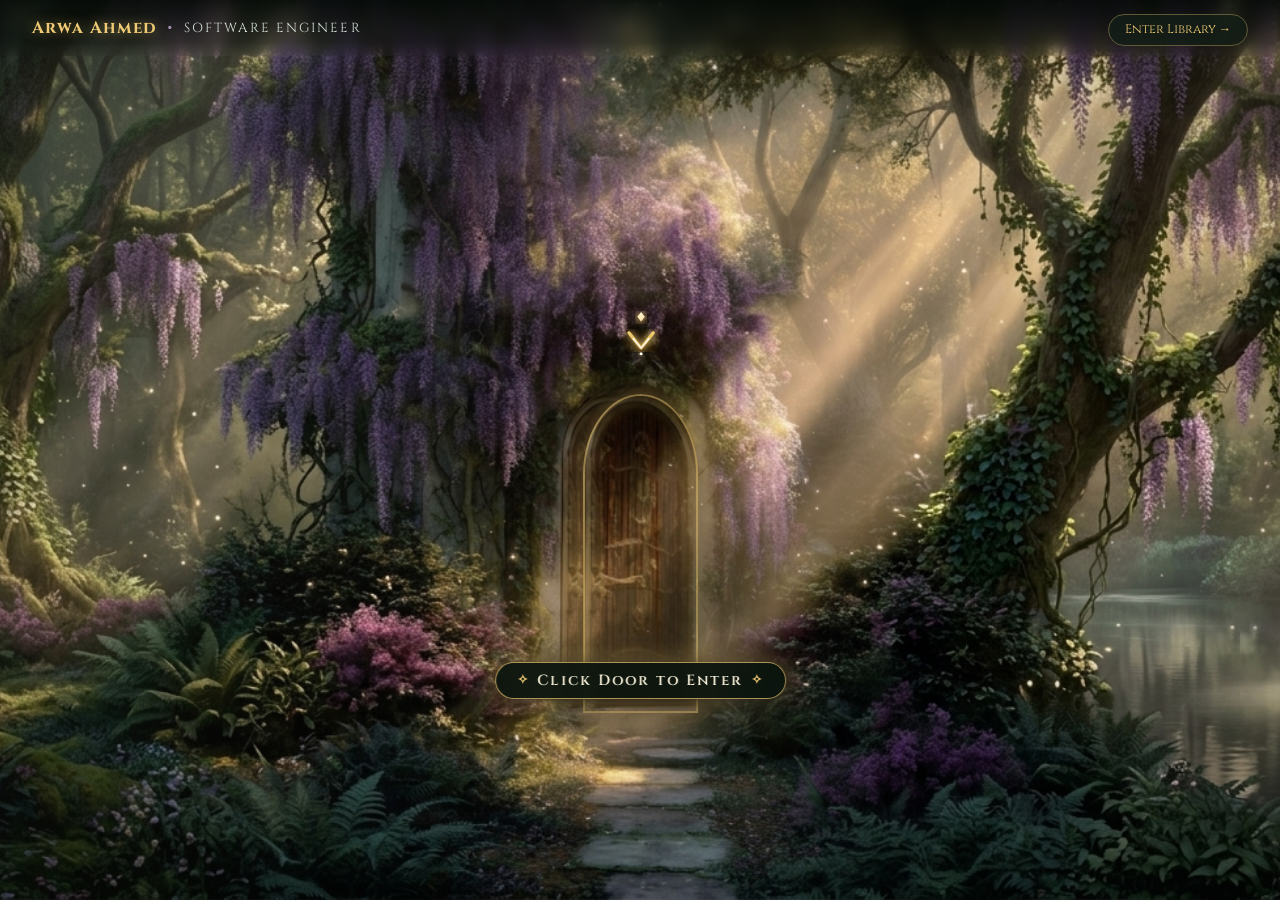
<file: output/index.html>
<!DOCTYPE html>
<html lang="en">
<head>
  <meta charset="UTF-8" />
  <meta name="viewport" content="width=device-width, initial-scale=1.0" />
  <title>Arwa Ahmed — Fantasy Forest Portfolio</title>
  <meta name="description" content="Interactive Fantasy Forest Portfolio of Arwa Ahmed, Software Engineer." />
  <link rel="stylesheet" href="static/css/door.css" />
  <link rel="preconnect" href="https://fonts.googleapis.com" />
  <link rel="preconnect" href="https://fonts.gstatic.com" crossorigin />
  <link href="https://fonts.googleapis.com/css2?family=Cinzel:wght@400;600;700&family=Lato:wght@300;400;700&display=swap" rel="stylesheet" />
</head>
<body>

  <!-- Skip link for keyboard / screen-reader accessibility -->
  <a href="library.html" class="skip-link">Skip intro — enter the library</a>

  <!-- Top bar: Elegant Brand Header -->
  <header class="top-nav" aria-label="Scene navigation">
    <div class="brand">
      <span class="brand-name">Arwa Ahmed</span>
      <span class="brand-dot">•</span>
      <span class="brand-title">Software Engineer</span>
    </div>
    <div class="top-nav-right">
      <a href="library.html" class="nav-explore-btn">Enter Library &#8594;</a>
    </div>
  </header>

  <!-- Main Scene Panorama (Fills 100vw x 100vh with no dark bars) -->
  <div class="scene" id="scene" aria-label="Fantasy forest entrance door">

    <!-- High-Resolution Enchanted Forest Panorama (Swan lake, Wisteria door, Sunlit staircase) -->
    <div class="scene-artwork" id="sceneArtwork" aria-hidden="true"></div>

    <!-- Living Animated Swan on the Enchanted Lake -->
    <div class="swan-lake-unit" id="swanLakeUnit" aria-hidden="true">
      <div class="swan-anchor">
        <!-- Small localized water ripples (confined to water surface) -->
        <div class="swan-water-ripples">
          <div class="swan-micro-ripple r1"></div>
          <div class="swan-micro-ripple r2"></div>
        </div>
        <div class="swan-drifter">
          <div class="swan-sprite"></div>
        </div>
      </div>
    </div>

    <!-- Atmospheric god-rays & magical twilight haze -->
    <div class="sunbeam-overlay" aria-hidden="true"></div>

    <!-- 3D Interactive Door Unit (Positioned right over the arched door) -->
    <div class="door-unit" id="doorUnit" aria-hidden="true">
      <!-- Golden Interior Light (Illuminates when door swings open) -->
      <div class="door-interior" id="doorInterior">
        <div class="interior-warmth"></div>
        <div class="interior-rays"></div>
      </div>

      <!-- 3D Door Leaf (Swings open inward) -->
      <div class="door-leaf" id="doorLeaf">
        <div class="leaf-front" id="leafFront"></div>
        <div class="leaf-edge"></div>
      </div>
    </div>

    <!-- Interactive Click/Focus Enter Button overlaying the door -->
    <button
      class="door-enter-trigger"
      id="enterBtn"
      aria-label="Open portfolio door — enter the fantasy library"
      tabindex="0"
    >
      <span class="rune-pulse" aria-hidden="true"></span>

      <!-- Visually Appealing Floating Fantasy Arrow (No circle) -->
      <div class="door-pointer-guide" aria-hidden="true">
        <svg class="fantasy-arrow-svg" width="34" height="46" viewBox="0 0 34 46" fill="none" xmlns="http://www.w3.org/2000/svg">
          <defs>
            <linearGradient id="fantasyGoldGrad" x1="17" y1="0" x2="17" y2="46" gradientUnits="userSpaceOnUse">
              <stop offset="0%" stop-color="#fff8db" />
              <stop offset="40%" stop-color="#f5d378" />
              <stop offset="100%" stop-color="#c6922e" />
            </linearGradient>
            <filter id="goldGlow" x="-25%" y="-25%" width="150%" height="150%">
              <feDropShadow dx="0" dy="0" stdDeviation="3" flood-color="#f5d378" flood-opacity="0.9" />
              <feDropShadow dx="0" dy="2" stdDeviation="5" flood-color="#ffb703" flood-opacity="0.5" />
            </filter>
          </defs>
          <!-- Elegant Top Diamond Accent -->
          <polygon points="17,1 20.5,5.5 17,10 13.5,5.5" fill="url(#fantasyGoldGrad)" filter="url(#goldGlow)" />
          <!-- Sleek Center Shaft -->
          <path d="M17 9.5 V30" stroke="url(#fantasyGoldGrad)" stroke-width="2.8" stroke-linecap="round" filter="url(#goldGlow)" />
          <!-- Graceful Flared Arrowhead -->
          <path d="M5.5 21 L17 35.5 L28.5 21" stroke="url(#fantasyGoldGrad)" stroke-width="3.2" stroke-linecap="round" stroke-linejoin="round" filter="url(#goldGlow)" />
          <!-- Inner Secondary Shimmer Chevron -->
          <path d="M9.5 26.5 L17 35.5 L24.5 26.5" stroke="#ffffff" stroke-width="1.6" stroke-linecap="round" stroke-linejoin="round" opacity="0.85" />
          <!-- Trailing Starlight Dot -->
          <circle cx="17" cy="41" r="1.5" fill="#fff9e6" filter="url(#goldGlow)" />
        </svg>
      </div>

      <span class="enter-prompt" aria-hidden="true">
        <span class="prompt-icon">✧</span>
        <span class="prompt-text">Click Door to Enter</span>
        <span class="prompt-icon">✧</span>
      </span>
    </button>

    <!-- Ambient Floating Fireflies & Wisteria Petals -->
    <div class="particles" aria-hidden="true" id="particles"></div>

    <!-- Full-screen warm light flood on door open -->
    <div class="light-flood" id="lightFlood" aria-hidden="true"></div>

  </div><!-- /.scene -->

  <script src="static/js/door.js"></script>
</body>
</html>
</file>
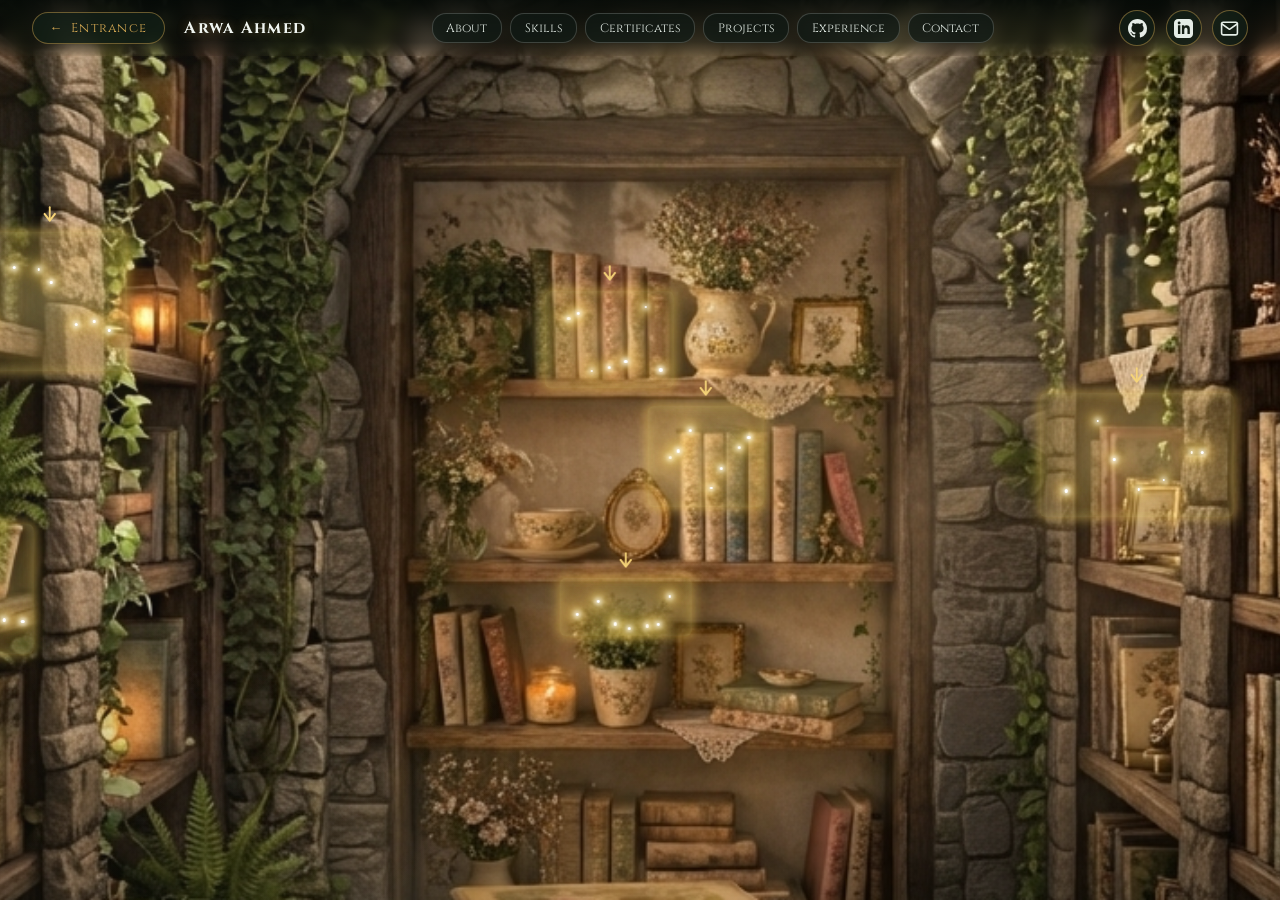
<file: output/library.html>
<!DOCTYPE html>
<html lang="en">
<head>
  <meta charset="UTF-8" />
  <meta name="viewport" content="width=device-width, initial-scale=1.0" />
  <title>Arwa Ahmed — Fantasy Library</title>
  <meta name="description" content="Explore the fantasy library portfolio of Arwa Ahmed, Software Engineer." />
  <link rel="stylesheet" href="static/css/library.css" />
  <link rel="preconnect" href="https://fonts.googleapis.com" />
  <link rel="preconnect" href="https://fonts.gstatic.com" crossorigin />
  <link href="https://fonts.googleapis.com/css2?family=Cinzel:wght@400;600;700&family=Lato:ital,wght@0,300;0,400;0,700;1,300&family=IM+Fell+English:ital@0;1&display=swap" rel="stylesheet" />
</head>
<body class="library-page">

  <!-- Skip link for keyboard users -->
  <a href="#mainLibrary" class="skip-link">Skip to main library content</a>

  <!-- Top Navigation & Quick Access Toolbar -->
  <header class="lib-header" aria-label="Library Navigation">
    <div class="lib-header-left">
      <a href="index.html" class="nav-btn back-btn" aria-label="Return to entrance door">
        <span class="back-arrow">&#8592;</span> Entrance
      </a>
      <span class="lib-owner-title">Arwa Ahmed</span>
    </div>

    <!-- Center Navigation Menu (Matching requested portfolio sections) -->
    <nav class="quick-nav" aria-label="Primary sections">
      <button class="quick-btn" data-target="about">About</button>
      <button class="quick-btn" data-target="skills">Skills</button>
      <button class="quick-btn" data-target="certs">Certificates</button>
      <button class="quick-btn" data-target="cs50p">Projects</button>
      <button class="quick-btn" data-target="experience">Experience</button>
      <button class="quick-btn" data-target="contact">Contact</button>
    </nav>

    <!-- Right: Social Icons & Hire Me CTA -->
    <div class="lib-header-right">
      <a
        href="https://github.com/ArwaAhmed123456"
        target="_blank"
        rel="noopener noreferrer"
        class="social-icon-btn"
        aria-label="GitHub Profile"
        title="GitHub Profile (ArwaAhmed123456)"
      >
        <svg width="19" height="19" viewBox="0 0 24 24" fill="currentColor">
          <path d="M12 0C5.37 0 0 5.37 0 12c0 5.31 3.435 9.795 8.205 11.385.6.105.825-.255.825-.57 0-.285-.015-1.23-.015-2.235-3.015.555-3.795-.735-4.035-1.41-.135-.345-.72-1.41-1.23-1.695-.42-.225-1.02-.78-.015-.795.945-.015 1.62.87 1.845 1.23 1.08 1.815 2.805 1.305 3.495.99.105-.78.42-1.305.765-1.605-2.67-.3-5.46-1.335-5.46-5.925 0-1.305.465-2.385 1.23-3.225-.12-.3-.54-1.53.12-3.18 0 0 1.005-.315 3.3 1.23.96-.27 1.98-.405 3-.405s2.04.135 3 .405c2.295-1.56 3.3-1.23 3.3-1.23.66 1.65.24 2.88.12 3.18.765.84 1.23 1.905 1.23 3.225 0 4.605-2.805 5.625-5.475 5.925.435.375.81 1.095.81 2.22 0 1.605-.015 2.895-.015 3.3 0 .315.225.69.825.57A12.02 12.02 0 0024 12c0-6.63-5.37-12-12-12z"/>
        </svg>
      </a>

      <a
        href="https://www.linkedin.com/in/arwa-ahmed-854553349"
        target="_blank"
        rel="noopener noreferrer"
        class="social-icon-btn"
        aria-label="LinkedIn Profile"
        title="LinkedIn Profile"
      >
        <svg width="19" height="19" viewBox="0 0 24 24" fill="currentColor">
          <path d="M19 0h-14c-2.761 0-5 2.239-5 5v14c0 2.761 2.239 5 5 5h14c2.762 0 5-2.239 5-5v-14c0-2.761-2.238-5-5-5zm-11 19h-3v-11h3v11zm-1.5-12.268c-.966 0-1.75-.79-1.75-1.764s.784-1.764 1.75-1.764 1.75.79 1.75 1.764-.783 1.764-1.75 1.764zm13.5 12.268h-3v-5.604c0-3.368-4-3.113-4 0v5.604h-3v-11h3v1.765c1.396-2.586 7-2.777 7 2.476v6.759z"/>
        </svg>
      </a>

      <button
        class="social-icon-btn"
        data-target="contact"
        aria-label="Send an Email"
        title="Send an Email"
      >
        <svg width="19" height="19" viewBox="0 0 24 24" fill="none" stroke="currentColor" stroke-width="2" stroke-linecap="round" stroke-linejoin="round">
          <path d="M4 4h16c1.1 0 2 .9 2 2v12c0 1.1-.9 2-2 2H4c-1.1 0-2-.9-2-2V6c0-1.1.9-2 2-2z"/>
          <polyline points="22,6 12,13 2,6"/>
        </svg>
      </button>
    </div>
  </header>

  <!-- Main Scene Wrapper (100vw x 100vh) -->
  <main class="lib-scene" id="mainLibrary" aria-label="Interactive library painting">

    <!-- Atmospheric Ambient Backdrop (Fills widescreen viewports with glowing wisteria ambiance) -->
    <div class="lib-backdrop" aria-hidden="true"></div>

    <!-- High-Resolution Full Library View Stage (896 x 1200) -->
    <div class="lib-stage" id="libStage">

      <!-- High-resolution artwork painting background -->
      <div class="lib-artwork" aria-hidden="true"></div>

      <!-- Atmospheric sunbeam and shadow layer -->
      <div class="lib-lighting" aria-hidden="true"></div>

      <!-- ── INTERACTIVE HOTSPOTS OVER THE PANORAMA ── -->

      <!-- ── 6 INTERACTIVE BOOKS MATCHING TOP NAVIGATION SECTIONS ── -->
      
        
        <button
          class="hotspot-btn section-book-hotspot"
          data-target="about"
          aria-label="Open About Me section panel"
          data-top="25.8"
          data-left="8.6"
          data-width="9.6"
          data-height="15.4"
          data-color="#d4a853"
        >
          <!-- Soft Golden Starlight Body Wash Aura (No square borders) -->
          <span class="book-rune-pulse" aria-hidden="true"></span>

          <!-- Floating Golden Guide Arrow -->
          <span class="book-pointer-guide" aria-hidden="true">
            <svg class="book-arrow-svg" width="16" height="22" viewBox="0 0 34 46" fill="none">
              <path d="M17 6 V28" stroke="#f5d378" stroke-width="3.5" stroke-linecap="round" />
              <path d="M7 19 L17 32 L27 19" stroke="#f5d378" stroke-width="3.8" stroke-linecap="round" stroke-linejoin="round" />
            </svg>
          </span>

          <!-- Prompt Badge Showing Exact Nav Tag -->
          <span class="hotspot-badge book-prompt-badge" aria-hidden="true">
            <span class="badge-title">About Me</span>
          </span>
        </button>
        
        <button
          class="hotspot-btn section-book-hotspot"
          data-target="skills"
          aria-label="Open Skills section panel"
          data-top="32.3"
          data-left="44.1"
          data-width="8.0"
          data-height="10.8"
          data-color="#c0843a"
        >
          <!-- Soft Golden Starlight Body Wash Aura (No square borders) -->
          <span class="book-rune-pulse" aria-hidden="true"></span>

          <!-- Floating Golden Guide Arrow -->
          <span class="book-pointer-guide" aria-hidden="true">
            <svg class="book-arrow-svg" width="16" height="22" viewBox="0 0 34 46" fill="none">
              <path d="M17 6 V28" stroke="#f5d378" stroke-width="3.5" stroke-linecap="round" />
              <path d="M7 19 L17 32 L27 19" stroke="#f5d378" stroke-width="3.8" stroke-linecap="round" stroke-linejoin="round" />
            </svg>
          </span>

          <!-- Prompt Badge Showing Exact Nav Tag -->
          <span class="hotspot-badge book-prompt-badge" aria-hidden="true">
            <span class="badge-title">Skills</span>
          </span>
        </button>
        
        <button
          class="hotspot-btn section-book-hotspot"
          data-target="certs"
          aria-label="Open Certificates section panel"
          data-top="45.1"
          data-left="50.5"
          data-width="7.2"
          data-height="11.2"
          data-color="#7b5ea7"
        >
          <!-- Soft Golden Starlight Body Wash Aura (No square borders) -->
          <span class="book-rune-pulse" aria-hidden="true"></span>

          <!-- Floating Golden Guide Arrow -->
          <span class="book-pointer-guide" aria-hidden="true">
            <svg class="book-arrow-svg" width="16" height="22" viewBox="0 0 34 46" fill="none">
              <path d="M17 6 V28" stroke="#f5d378" stroke-width="3.5" stroke-linecap="round" />
              <path d="M7 19 L17 32 L27 19" stroke="#f5d378" stroke-width="3.8" stroke-linecap="round" stroke-linejoin="round" />
            </svg>
          </span>

          <!-- Prompt Badge Showing Exact Nav Tag -->
          <span class="hotspot-badge book-prompt-badge" aria-hidden="true">
            <span class="badge-title">Certificates</span>
          </span>
        </button>
        
        <button
          class="hotspot-btn section-book-hotspot"
          data-target="cs50p"
          aria-label="Open Projects section panel"
          data-top="64.2"
          data-left="45.0"
          data-width="8.2"
          data-height="6.5"
          data-color="#e07a3b"
        >
          <!-- Soft Golden Starlight Body Wash Aura (No square borders) -->
          <span class="book-rune-pulse" aria-hidden="true"></span>

          <!-- Floating Golden Guide Arrow -->
          <span class="book-pointer-guide" aria-hidden="true">
            <svg class="book-arrow-svg" width="16" height="22" viewBox="0 0 34 46" fill="none">
              <path d="M17 6 V28" stroke="#f5d378" stroke-width="3.5" stroke-linecap="round" />
              <path d="M7 19 L17 32 L27 19" stroke="#f5d378" stroke-width="3.8" stroke-linecap="round" stroke-linejoin="round" />
            </svg>
          </span>

          <!-- Prompt Badge Showing Exact Nav Tag -->
          <span class="hotspot-badge book-prompt-badge" aria-hidden="true">
            <span class="badge-title">Projects</span>
          </span>
        </button>
        
        <button
          class="hotspot-btn section-book-hotspot"
          data-target="experience"
          aria-label="Open Experience section panel"
          data-top="58.2"
          data-left="4.8"
          data-width="7.6"
          data-height="14.5"
          data-color="#3a8c6e"
        >
          <!-- Soft Golden Starlight Body Wash Aura (No square borders) -->
          <span class="book-rune-pulse" aria-hidden="true"></span>

          <!-- Floating Golden Guide Arrow -->
          <span class="book-pointer-guide" aria-hidden="true">
            <svg class="book-arrow-svg" width="16" height="22" viewBox="0 0 34 46" fill="none">
              <path d="M17 6 V28" stroke="#f5d378" stroke-width="3.5" stroke-linecap="round" />
              <path d="M7 19 L17 32 L27 19" stroke="#f5d378" stroke-width="3.8" stroke-linecap="round" stroke-linejoin="round" />
            </svg>
          </span>

          <!-- Prompt Badge Showing Exact Nav Tag -->
          <span class="hotspot-badge book-prompt-badge" aria-hidden="true">
            <span class="badge-title">Experience</span>
          </span>
        </button>
        
        <button
          class="hotspot-btn section-book-hotspot"
          data-target="contact"
          aria-label="Open Contact section panel"
          data-top="43.7"
          data-left="74.8"
          data-width="12.0"
          data-height="13.8"
          data-color="#b04a4a"
        >
          <!-- Soft Golden Starlight Body Wash Aura (No square borders) -->
          <span class="book-rune-pulse" aria-hidden="true"></span>

          <!-- Floating Golden Guide Arrow -->
          <span class="book-pointer-guide" aria-hidden="true">
            <svg class="book-arrow-svg" width="16" height="22" viewBox="0 0 34 46" fill="none">
              <path d="M17 6 V28" stroke="#f5d378" stroke-width="3.5" stroke-linecap="round" />
              <path d="M7 19 L17 32 L27 19" stroke="#f5d378" stroke-width="3.8" stroke-linecap="round" stroke-linejoin="round" />
            </svg>
          </span>

          <!-- Prompt Badge Showing Exact Nav Tag -->
          <span class="hotspot-badge book-prompt-badge" aria-hidden="true">
            <span class="badge-title">Contact</span>
          </span>
        </button>
        
      

      <!-- Ambient Floating Fireflies -->
      <div class="fireflies" aria-hidden="true" id="fireflies"></div>

    </div><!-- /.lib-stage -->

  </main><!-- /.lib-scene -->

  <!-- ═══════════════════════════════════════════
       CLEAN VECTOR LOGO SPRITE (No Emojis / Doodles)
       ═══════════════════════════════════════════ -->
  <svg style="display:none;" aria-hidden="true" xmlns="http://www.w3.org/2000/svg">
    <defs>
      <!-- Python -->
      <symbol id="icon-python" viewBox="0 0 24 24">
        <path fill="#3776ab" d="M11.927 0c-4.04 0-3.79 1.75-3.79 1.75l.006 1.82h3.84v.547H6.554S4 3.82 4 7.86c0 4.04 2.22 3.89 2.22 3.89h1.325V9.89s-.07-2.22 2.18-2.22h3.766s2.11.034 2.11-2.074V1.82S15.967 0 11.927 0zm-2.06 1.155a.8.8 0 1 1 0 1.6.8.8 0 0 1 0-1.6z"/>
        <path fill="#ffd343" d="M12.073 24c4.04 0 3.79-1.75 3.79-1.75l-.006-1.82h-3.84v-.547h5.43S20 20.18 20 16.14c0-4.04-2.22-3.89-2.22-3.89h-1.325v1.86s.07 2.22-2.18 2.22H10.51s-2.11-.034-2.11 2.074v3.786S8.033 24 12.073 24zm2.06-1.155a.8.8 0 1 1 0-1.6.8.8 0 0 1 0 1.6z"/>
      </symbol>
      <!-- JavaScript -->
      <symbol id="icon-javascript" viewBox="0 0 24 24">
        <rect width="24" height="24" rx="3" fill="#f7df1e"/>
        <path fill="#000000" d="M6.5 18.5l2-1.2c.4.7.8 1.3 1.6 1.3.8 0 1.3-.3 1.3-1.4v-7.2h2.5v7.2c0 2.4-1.4 3.4-3.6 3.4-2 0-3.1-1.1-3.8-2.1zm8.3-.3l2-1.2c.5.8 1.2 1.4 2.3 1.4 1 0 1.6-.5 1.6-1.2 0-.8-.7-1.1-1.9-1.7l-.7-.3c-1.9-.8-3.2-1.9-3.2-3.8 0-1.9 1.5-3.3 3.8-3.3 1.7 0 2.9.6 3.7 2.1l-1.9 1.2c-.4-.7-.9-1.1-1.8-1.1-.8 0-1.4.5-1.4 1.1 0 .7.5 1 1.7 1.5l.7.3c2.3 1 3.5 2 3.5 4 0 2.3-1.8 3.5-4.1 3.5-2.3 0-3.7-1.1-4.3-2.6z"/>
      </symbol>
      <!-- TypeScript -->
      <symbol id="icon-typescript" viewBox="0 0 24 24">
        <rect width="24" height="24" rx="3" fill="#3178c6"/>
        <path fill="#ffffff" d="M4 8.5h7.2v2.2H8.8v8.3H6.3v-8.3H4V8.5zm9 5.8l2.2-.9c.4.7.9 1.1 1.7 1.1.7 0 1.2-.4 1.2-.9 0-.6-.5-.8-1.5-1.3l-.6-.3c-1.5-.7-2.6-1.5-2.6-3 0-1.5 1.2-2.7 3-2.7 1.4 0 2.4.5 3 1.7l-1.6 1c-.3-.6-.7-.9-1.4-.9-.6 0-1.1.3-1.1.8 0 .5.4.7 1.3 1.1l.6.3c1.8.8 2.8 1.6 2.8 3.2 0 1.9-1.4 2.8-3.3 2.8-1.8 0-3-1-3.6-2.2z"/>
      </symbol>
      <!-- C++ -->
      <symbol id="icon-cpp" viewBox="0 0 24 24">
        <path fill="#00599c" d="M12 2l9 5.2v10.4L12 22.8 3 17.6V7.2L12 2z"/>
        <path fill="#ffffff" d="M11.5 8.2c-2.4 0-4.1 1.7-4.1 4.1 0 2.4 1.7 4.1 4.1 4.1 1.4 0 2.6-.6 3.3-1.6l-1.5-1c-.4.6-1 1-1.8 1-1.4 0-2.3-1.1-2.3-2.5 0-1.4.9-2.5 2.3-2.5.8 0 1.4.4 1.8 1l1.5-1c-.7-1-1.9-1.6-3.3-1.6zm4.8 2.6h1.2v1.5h1.5v1.2H17.5V15h-1.2v-1.5h-1.5v-1.2h1.5v-1.5zm3.8 0h1.2v1.5h1.5v1.2H21.3V15h-1.2v-1.5h-1.5v-1.2h1.5v-1.5z"/>
      </symbol>
      <!-- SQL -->
      <symbol id="icon-sql" viewBox="0 0 24 24">
        <path fill="#336791" d="M12 2C6.5 2 2 3.3 2 5v14c0 1.7 4.5 3 10 3s10-1.3 10-3V5c0-1.7-4.5-3-10-3zm0 2c4.4 0 8 1 8 1.5S16.4 7 12 7 4 6 4 5.5 7.6 4 12 4zm0 6c4.4 0 8 1 8 1.5S16.4 13 12 13s-8-1-8-1.5S7.6 10 12 10zm0 6c4.4 0 8 1 8 1.5S16.4 19 12 19s-8-1-8-1.5S7.6 16 12 16z"/>
      </symbol>
      <!-- HTML5 / CSS3 -->
      <symbol id="icon-html5" viewBox="0 0 24 24">
        <path fill="#e34f26" d="M3 2l1.6 18.2L12 23l7.4-2.8L21 2H3zm14.8 5.7h-7l.2 2.2h6.6l-.6 6.6-4.6 1.3-4.6-1.3-.3-3.6h2.2l.2 1.8 2.5.7 2.5-.7.3-3.1H7.8L7 4.2h11.2l-.4 3.5z"/>
      </symbol>
      <!-- React & React Native -->
      <symbol id="icon-react" viewBox="0 0 24 24">
        <ellipse cx="12" cy="12" rx="4" ry="10" fill="none" stroke="#61dafb" stroke-width="1.6" transform="rotate(30 12 12)"/>
        <ellipse cx="12" cy="12" rx="4" ry="10" fill="none" stroke="#61dafb" stroke-width="1.6" transform="rotate(90 12 12)"/>
        <ellipse cx="12" cy="12" rx="4" ry="10" fill="none" stroke="#61dafb" stroke-width="1.6" transform="rotate(150 12 12)"/>
        <circle cx="12" cy="12" r="2" fill="#61dafb"/>
      </symbol>
      <!-- Node.js -->
      <symbol id="icon-nodejs" viewBox="0 0 24 24">
        <path fill="#539e43" d="M12 2l9.5 5.5v11L12 24 2.5 18.5v-11L12 2zm0 2.3L4.5 8.7v8.6L12 21.7l7.5-4.4V8.7L12 4.3z"/>
        <path fill="#539e43" d="M12 7.5a4.5 4.5 0 0 1 4.5 4.5c0 2.5-2 4.5-4.5 4.5S7.5 14.5 7.5 12 9.5 7.5 12 7.5z"/>
      </symbol>
      <!-- Express -->
      <symbol id="icon-express" viewBox="0 0 24 24">
        <circle cx="12" cy="12" r="10" fill="#232323"/>
        <text x="12" y="16" font-family="Arial, sans-serif" font-size="11" font-weight="800" fill="#ffffff" text-anchor="middle">ex</text>
      </symbol>
      <!-- Android -->
      <symbol id="icon-android" viewBox="0 0 24 24">
        <path fill="#3ddc84" d="M6 10h12a6 6 0 0 0-12 0zm1.5-2a1 1 0 1 1 0-2 1 1 0 0 1 0 2zm9 0a1 1 0 1 1 0-2 1 1 0 0 1 0 2zM5 11h14v8H5zm-3 1h2v6H2zm20 0h2v6h-2zm-15 8h2v3H7zm8 0h2v3h-2z"/>
      </symbol>
      <!-- REST API -->
      <symbol id="icon-rest-api" viewBox="0 0 24 24">
        <path fill="#0284c7" d="M4 9h4v6H4zm6-5h4v6h-4zm0 10h4v6h-4zm6-5h4v6h-4z"/>
        <path fill="none" stroke="#0284c7" stroke-width="1.5" d="M8 12h2m4-5h2m-2 10h2"/>
      </symbol>
      <!-- AWS -->
      <symbol id="icon-aws" viewBox="0 0 24 24">
        <path fill="#ff9900" d="M18.9 14.7c-2.4 1.8-6.1 2.7-9.1 2.7-4.3 0-8.2-1.6-11.1-4.2-.2-.2 0-.5.3-.3 3.1 1.7 6.9 2.7 10.8 2.7 2.7 0 5.8-.6 8.5-1.9.4-.2.8.2.6.5zm1.4-1.2c-.3-.4-1.9-.2-2.8-.1-.3 0-.3-.2-.1-.4 1.3-1 3.5-.7 3.8-.3.3.4-.1 2.6-1.3 3.7-.2.2-.4.1-.3-.1.4-.8.7-2.4.7-2.8z"/>
        <path fill="#232f3e" d="M8.2 12.5V7.4h1.7v4.7c0 .6.3.9.8.9.5 0 .9-.3.9-.9V7.4h1.7v4.7c0 1.7-1 2.5-2.6 2.5-1.5 0-2.5-.8-2.5-2.1z"/>
      </symbol>
      <!-- Azure AI -->
      <symbol id="icon-azure" viewBox="0 0 24 24">
        <path fill="#0089d6" d="M13.2 2.5L5.7 15.6l5.2 2.8 5.7-10.7-3.4-5.2z"/>
        <path fill="#0072c6" d="M12.9 18.4H3.5l1.6-3.2 6.5 1.2 1.3 2z"/>
        <path fill="#114a8b" d="M13.8 8.8l-3.3 6 4.9 3.6h5.1l-6.7-9.6z"/>
      </symbol>
      <!-- AI & NLP -->
      <symbol id="icon-nlp" viewBox="0 0 24 24">
        <circle cx="12" cy="12" r="3" fill="#8c5b16"/>
        <circle cx="5" cy="8" r="2" fill="#8c5b16"/>
        <circle cx="19" cy="8" r="2" fill="#8c5b16"/>
        <circle cx="6" cy="17" r="2" fill="#8c5b16"/>
        <circle cx="18" cy="17" r="2" fill="#8c5b16"/>
        <path stroke="#8c5b16" stroke-width="1.5" d="M6.8 9l3.5 2M17.2 9l-3.5 2M7.6 15.6l3-2.3M16.4 15.6l-3-2.3M5 10v5M19 10v5"/>
      </symbol>
      <!-- FastAPI -->
      <symbol id="icon-fastapi" viewBox="0 0 24 24">
        <circle cx="12" cy="12" r="10" fill="#05998b"/>
        <path fill="#ffffff" d="M13 3l-6 10h5l-2 8 8-11h-5l2-7z"/>
      </symbol>
      <!-- Flask -->
      <symbol id="icon-flask" viewBox="0 0 24 24">
        <path fill="#3b3b3b" d="M10 2h4v2h-1v4.2l5.7 9.8c.8 1.4-.2 3.2-1.8 3.2H7.1c-1.6 0-2.6-1.8-1.8-3.2L11 8.2V4h-1V2zm1 8.8L7.4 19h9.2L13 10.8V4h-2v6.8z"/>
      </symbol>
      <!-- MongoDB -->
      <symbol id="icon-mongodb" viewBox="0 0 24 24">
        <path fill="#47a248" d="M12 1.5s-5.5 5.5-5.5 11c0 4.5 3.5 8.5 5.5 9.5 2-1 5.5-5 5.5-9.5 0-5.5-5.5-11-5.5-11zm.3 18.5c-.2 0-.3-.1-.3-.3V3.6c.1 0 .2.1.3.2 1.3 1.5 4.2 5.5 4.2 8.7 0 3.7-2.5 6.8-4.2 7.5z"/>
      </symbol>
      <!-- Git & GitHub -->
      <symbol id="icon-git" viewBox="0 0 24 24">
        <path fill="#f05032" d="M21.6 10.9L13.1 2.4c-.6-.6-1.5-.6-2.1 0L8.8 4.6l2.7 2.7c.6-.2 1.4 0 1.9.5.5.5.7 1.3.5 1.9l2.6 2.6c.6-.2 1.4 0 1.9.5.7.7.7 1.9 0 2.6-.7.7-1.9.7-2.6 0-.6-.6-.7-1.5-.4-2.1L13.1 10v4.7c.4.3.7.8.7 1.4 0 1-.8 1.9-1.9 1.9s-1.9-.8-1.9-1.9c0-.6.3-1.1.7-1.4V9.8c-.4-.3-.7-.8-.7-1.4 0-.6.3-1.2.8-1.5L8.1 4.2 2.4 9.9c-.6.6-.6 1.5 0 2.1l8.5 8.5c.6.6 1.5.6 2.1 0l8.5-8.5c.6-.6.6-1.5.1-2.1z"/>
      </symbol>
      <!-- Docker -->
      <symbol id="icon-docker" viewBox="0 0 24 24">
        <path fill="#2496ed" d="M13.9 8.2h2.2v2.2h-2.2V8.2zm-2.8 0h2.2v2.2h-2.2V8.2zm-2.8 0h2.2v2.2H8.3V8.2zm8.4 2.8h2.2v2.2h-2.2V11zm-2.8 0h2.2v2.2h-2.2V11zm-2.8 0h2.2v2.2h-2.2V11zm-2.8 0h2.2v2.2H8.3V11zm-2.8 0h2.2v2.2H5.5V11zm16.5 2.1c-.3-.2-1.5-.4-2.3.2-.2.2-.4.4-.5.7-.7 1.6-2.2 2.3-4.4 2.3H5.8c-2.4 0-4.3-1.6-4.6-3.8-.1-.6.1-.9.6-.9h15.2c1.7 0 3.3.7 4.2 2.1.5.5.9.6.9.6l.3-.4c.3-.6.5-1.5.1-2.2-.3-.5-.7-.6-.7-.6z"/>
      </symbol>
      <!-- Postman -->
      <symbol id="icon-postman" viewBox="0 0 24 24">
        <circle cx="12" cy="12" r="10" fill="#ff6c37"/>
        <path fill="#ffffff" d="M6 13l11-5-5 11-2-4-4-2z"/>
      </symbol>
      <!-- Jira / Trello -->
      <symbol id="icon-jira" viewBox="0 0 24 24">
        <rect width="24" height="24" rx="4" fill="#0052cc"/>
        <rect x="5" y="5" width="6" height="14" rx="2" fill="#ffffff"/>
        <rect x="13" y="5" width="6" height="9" rx="2" fill="#ffffff"/>
      </symbol>
      <!-- Agile / Scrum -->
      <symbol id="icon-agile" viewBox="0 0 24 24">
        <path fill="#8c5b16" d="M12 4V1L8 5l4 4V6c3.3 0 6 2.7 6 6 0 1.2-.4 2.4-1 3.4l1.5 1.5C19.4 15.4 20 13.8 20 12c0-4.4-3.6-8-8-8zm-6 8c0-1.2.4-2.4 1-3.4L5.5 7.1C4.6 8.6 4 10.2 4 12c0 4.4 3.6 8 8 8v3l4-4-4-4v3c-3.3 0-6-2.7-6-6z"/>
      </symbol>
      <!-- pytest -->
      <symbol id="icon-pytest" viewBox="0 0 24 24">
        <circle cx="12" cy="12" r="10" fill="#0a9edc"/>
        <path fill="none" stroke="#ffffff" stroke-width="2.5" stroke-linecap="round" stroke-linejoin="round" d="M7 12l3.5 3.5 7-7"/>
      </symbol>
    </defs>
  </svg>

  <!-- ═══════════════════════════════════════════
       PARCHMENT SCROLL PANELS (MODALS)
       ═══════════════════════════════════════════ -->

  <!-- Modal Backdrop -->
  <div class="panel-backdrop" id="panelBackdrop" aria-hidden="true"></div>

  <!-- Shelf Panels (Grimoire Two-Page Spread) -->
  
  <aside
    class="panel shelf-panel open-book-panel"
    id="panel-languages"
    role="dialog"
    aria-modal="true"
    aria-label="Languages skills"
    aria-hidden="true"
    tabindex="-1"
  >
    <div class="open-book-wrap">
      <button class="panel-close book-close-btn" aria-label="Close Languages book">&times;</button>

      <div class="open-book-spread">
        <!-- ── LEFT PAGE: Shelf Overview ── -->
        <article class="open-book-page open-book-left" aria-label="Languages Overview">
          <div class="page-corner-ornament top-left" aria-hidden="true"></div>
          <div class="book-page-pretitle" aria-hidden="true">Folio • Technical Skills</div>
          <h2 class="book-hero-name" style="color: #c0843a;">Languages</h2>
          <div class="book-subhead-strip" role="doc-subtitle">
            <span class="subhead-segment">Shelf 1 • Core Stacks</span>
          </div>
          <p class="book-bio-lead">
            Curated engineering competencies, production frameworks, and developer tooling in Languages.
          </p>
          <div class="page-footer-num" aria-hidden="true">Folio 01</div>
        </article>

        <!-- ── RIGHT PAGE: Skill Badges ── -->
        <article class="open-book-page open-book-right" aria-label="Languages Proficiencies">
          <div class="page-corner-ornament top-right" aria-hidden="true"></div>
          <div class="folio-heading">
            <span class="folio-chapter">// Technical Proficiencies</span>
            <h3 class="folio-title">Languages Stack</h3>
          </div>

          <div class="skills-chips-wrap" aria-label="Languages skills">
            
            <div class="skill-chip-item">
              
              <svg class="tech-icon-svg" aria-hidden="true" viewBox="0 0 24 24"><use href="#icon-python"></use></svg>
              
              <span class="skill-name-text">Python</span>
            </div>
            
            <div class="skill-chip-item">
              
              <svg class="tech-icon-svg" aria-hidden="true" viewBox="0 0 24 24"><use href="#icon-javascript"></use></svg>
              
              <span class="skill-name-text">JavaScript</span>
            </div>
            
            <div class="skill-chip-item">
              
              <svg class="tech-icon-svg" aria-hidden="true" viewBox="0 0 24 24"><use href="#icon-typescript"></use></svg>
              
              <span class="skill-name-text">TypeScript</span>
            </div>
            
            <div class="skill-chip-item">
              
              <svg class="tech-icon-svg" aria-hidden="true" viewBox="0 0 24 24"><use href="#icon-cpp"></use></svg>
              
              <span class="skill-name-text">C++</span>
            </div>
            
            <div class="skill-chip-item">
              
              <svg class="tech-icon-svg" aria-hidden="true" viewBox="0 0 24 24"><use href="#icon-sql"></use></svg>
              
              <span class="skill-name-text">SQL</span>
            </div>
            
            <div class="skill-chip-item">
              
              <svg class="tech-icon-svg" aria-hidden="true" viewBox="0 0 24 24"><use href="#icon-html5"></use></svg>
              
              <span class="skill-name-text">HTML/CSS</span>
            </div>
            
          </div>
          <div class="page-footer-num" aria-hidden="true">Folio 02</div>
        </article>
      </div><!-- /.open-book-spread -->
    </div><!-- /.open-book-wrap -->
  </aside>
  
  <aside
    class="panel shelf-panel open-book-panel"
    id="panel-web"
    role="dialog"
    aria-modal="true"
    aria-label="Full-Stack &amp; Mobile skills"
    aria-hidden="true"
    tabindex="-1"
  >
    <div class="open-book-wrap">
      <button class="panel-close book-close-btn" aria-label="Close Full-Stack &amp; Mobile book">&times;</button>

      <div class="open-book-spread">
        <!-- ── LEFT PAGE: Shelf Overview ── -->
        <article class="open-book-page open-book-left" aria-label="Full-Stack &amp; Mobile Overview">
          <div class="page-corner-ornament top-left" aria-hidden="true"></div>
          <div class="book-page-pretitle" aria-hidden="true">Folio • Technical Skills</div>
          <h2 class="book-hero-name" style="color: #7b5ea7;">Full-Stack &amp; Mobile</h2>
          <div class="book-subhead-strip" role="doc-subtitle">
            <span class="subhead-segment">Shelf 2 • Core Stacks</span>
          </div>
          <p class="book-bio-lead">
            Curated engineering competencies, production frameworks, and developer tooling in Full-Stack &amp; Mobile.
          </p>
          <div class="page-footer-num" aria-hidden="true">Folio 01</div>
        </article>

        <!-- ── RIGHT PAGE: Skill Badges ── -->
        <article class="open-book-page open-book-right" aria-label="Full-Stack &amp; Mobile Proficiencies">
          <div class="page-corner-ornament top-right" aria-hidden="true"></div>
          <div class="folio-heading">
            <span class="folio-chapter">// Technical Proficiencies</span>
            <h3 class="folio-title">Full-Stack &amp; Mobile Stack</h3>
          </div>

          <div class="skills-chips-wrap" aria-label="Full-Stack &amp; Mobile skills">
            
            <div class="skill-chip-item">
              
              <svg class="tech-icon-svg" aria-hidden="true" viewBox="0 0 24 24"><use href="#icon-react"></use></svg>
              
              <span class="skill-name-text">React</span>
            </div>
            
            <div class="skill-chip-item">
              
              <svg class="tech-icon-svg" aria-hidden="true" viewBox="0 0 24 24"><use href="#icon-react"></use></svg>
              
              <span class="skill-name-text">React Native</span>
            </div>
            
            <div class="skill-chip-item">
              
              <svg class="tech-icon-svg" aria-hidden="true" viewBox="0 0 24 24"><use href="#icon-nodejs"></use></svg>
              
              <span class="skill-name-text">Node.js</span>
            </div>
            
            <div class="skill-chip-item">
              
              <svg class="tech-icon-svg" aria-hidden="true" viewBox="0 0 24 24"><use href="#icon-express"></use></svg>
              
              <span class="skill-name-text">Express</span>
            </div>
            
            <div class="skill-chip-item">
              
              <svg class="tech-icon-svg" aria-hidden="true" viewBox="0 0 24 24"><use href="#icon-android"></use></svg>
              
              <span class="skill-name-text">Android Dev</span>
            </div>
            
            <div class="skill-chip-item">
              
              <svg class="tech-icon-svg" aria-hidden="true" viewBox="0 0 24 24"><use href="#icon-react"></use></svg>
              
              <span class="skill-name-text">MERN Stack</span>
            </div>
            
            <div class="skill-chip-item">
              
              <svg class="tech-icon-svg" aria-hidden="true" viewBox="0 0 24 24"><use href="#icon-rest-api"></use></svg>
              
              <span class="skill-name-text">REST APIs</span>
            </div>
            
          </div>
          <div class="page-footer-num" aria-hidden="true">Folio 02</div>
        </article>
      </div><!-- /.open-book-spread -->
    </div><!-- /.open-book-wrap -->
  </aside>
  
  <aside
    class="panel shelf-panel open-book-panel"
    id="panel-data"
    role="dialog"
    aria-modal="true"
    aria-label="Cloud &amp; Applied AI skills"
    aria-hidden="true"
    tabindex="-1"
  >
    <div class="open-book-wrap">
      <button class="panel-close book-close-btn" aria-label="Close Cloud &amp; Applied AI book">&times;</button>

      <div class="open-book-spread">
        <!-- ── LEFT PAGE: Shelf Overview ── -->
        <article class="open-book-page open-book-left" aria-label="Cloud &amp; Applied AI Overview">
          <div class="page-corner-ornament top-left" aria-hidden="true"></div>
          <div class="book-page-pretitle" aria-hidden="true">Folio • Technical Skills</div>
          <h2 class="book-hero-name" style="color: #3a8c6e;">Cloud &amp; Applied AI</h2>
          <div class="book-subhead-strip" role="doc-subtitle">
            <span class="subhead-segment">Shelf 3 • Core Stacks</span>
          </div>
          <p class="book-bio-lead">
            Curated engineering competencies, production frameworks, and developer tooling in Cloud &amp; Applied AI.
          </p>
          <div class="page-footer-num" aria-hidden="true">Folio 01</div>
        </article>

        <!-- ── RIGHT PAGE: Skill Badges ── -->
        <article class="open-book-page open-book-right" aria-label="Cloud &amp; Applied AI Proficiencies">
          <div class="page-corner-ornament top-right" aria-hidden="true"></div>
          <div class="folio-heading">
            <span class="folio-chapter">// Technical Proficiencies</span>
            <h3 class="folio-title">Cloud &amp; Applied AI Stack</h3>
          </div>

          <div class="skills-chips-wrap" aria-label="Cloud &amp; Applied AI skills">
            
            <div class="skill-chip-item">
              
              <svg class="tech-icon-svg" aria-hidden="true" viewBox="0 0 24 24"><use href="#icon-aws"></use></svg>
              
              <span class="skill-name-text">AWS Cloud</span>
            </div>
            
            <div class="skill-chip-item">
              
              <svg class="tech-icon-svg" aria-hidden="true" viewBox="0 0 24 24"><use href="#icon-azure"></use></svg>
              
              <span class="skill-name-text">Azure AI</span>
            </div>
            
            <div class="skill-chip-item">
              
              <svg class="tech-icon-svg" aria-hidden="true" viewBox="0 0 24 24"><use href="#icon-nlp"></use></svg>
              
              <span class="skill-name-text">AI &amp; NLP</span>
            </div>
            
            <div class="skill-chip-item">
              
              <svg class="tech-icon-svg" aria-hidden="true" viewBox="0 0 24 24"><use href="#icon-fastapi"></use></svg>
              
              <span class="skill-name-text">FastAPI</span>
            </div>
            
            <div class="skill-chip-item">
              
              <svg class="tech-icon-svg" aria-hidden="true" viewBox="0 0 24 24"><use href="#icon-flask"></use></svg>
              
              <span class="skill-name-text">Flask</span>
            </div>
            
            <div class="skill-chip-item">
              
              <svg class="tech-icon-svg" aria-hidden="true" viewBox="0 0 24 24"><use href="#icon-mongodb"></use></svg>
              
              <span class="skill-name-text">MongoDB</span>
            </div>
            
            <div class="skill-chip-item">
              
              <svg class="tech-icon-svg" aria-hidden="true" viewBox="0 0 24 24"><use href="#icon-sql"></use></svg>
              
              <span class="skill-name-text">SQLite</span>
            </div>
            
          </div>
          <div class="page-footer-num" aria-hidden="true">Folio 02</div>
        </article>
      </div><!-- /.open-book-spread -->
    </div><!-- /.open-book-wrap -->
  </aside>
  
  <aside
    class="panel shelf-panel open-book-panel"
    id="panel-tools"
    role="dialog"
    aria-modal="true"
    aria-label="Tools &amp; Quality skills"
    aria-hidden="true"
    tabindex="-1"
  >
    <div class="open-book-wrap">
      <button class="panel-close book-close-btn" aria-label="Close Tools &amp; Quality book">&times;</button>

      <div class="open-book-spread">
        <!-- ── LEFT PAGE: Shelf Overview ── -->
        <article class="open-book-page open-book-left" aria-label="Tools &amp; Quality Overview">
          <div class="page-corner-ornament top-left" aria-hidden="true"></div>
          <div class="book-page-pretitle" aria-hidden="true">Folio • Technical Skills</div>
          <h2 class="book-hero-name" style="color: #b04a4a;">Tools &amp; Quality</h2>
          <div class="book-subhead-strip" role="doc-subtitle">
            <span class="subhead-segment">Shelf 4 • Core Stacks</span>
          </div>
          <p class="book-bio-lead">
            Curated engineering competencies, production frameworks, and developer tooling in Tools &amp; Quality.
          </p>
          <div class="page-footer-num" aria-hidden="true">Folio 01</div>
        </article>

        <!-- ── RIGHT PAGE: Skill Badges ── -->
        <article class="open-book-page open-book-right" aria-label="Tools &amp; Quality Proficiencies">
          <div class="page-corner-ornament top-right" aria-hidden="true"></div>
          <div class="folio-heading">
            <span class="folio-chapter">// Technical Proficiencies</span>
            <h3 class="folio-title">Tools &amp; Quality Stack</h3>
          </div>

          <div class="skills-chips-wrap" aria-label="Tools &amp; Quality skills">
            
            <div class="skill-chip-item">
              
              <svg class="tech-icon-svg" aria-hidden="true" viewBox="0 0 24 24"><use href="#icon-git"></use></svg>
              
              <span class="skill-name-text">Git / GitHub</span>
            </div>
            
            <div class="skill-chip-item">
              
              <svg class="tech-icon-svg" aria-hidden="true" viewBox="0 0 24 24"><use href="#icon-docker"></use></svg>
              
              <span class="skill-name-text">Docker</span>
            </div>
            
            <div class="skill-chip-item">
              
              <svg class="tech-icon-svg" aria-hidden="true" viewBox="0 0 24 24"><use href="#icon-postman"></use></svg>
              
              <span class="skill-name-text">Postman</span>
            </div>
            
            <div class="skill-chip-item">
              
              <svg class="tech-icon-svg" aria-hidden="true" viewBox="0 0 24 24"><use href="#icon-jira"></use></svg>
              
              <span class="skill-name-text">Jira / Trello</span>
            </div>
            
            <div class="skill-chip-item">
              
              <svg class="tech-icon-svg" aria-hidden="true" viewBox="0 0 24 24"><use href="#icon-agile"></use></svg>
              
              <span class="skill-name-text">Agile / Scrum</span>
            </div>
            
            <div class="skill-chip-item">
              
              <svg class="tech-icon-svg" aria-hidden="true" viewBox="0 0 24 24"><use href="#icon-pytest"></use></svg>
              
              <span class="skill-name-text">pytest / Testing</span>
            </div>
            
          </div>
          <div class="page-footer-num" aria-hidden="true">Folio 02</div>
        </article>
      </div><!-- /.open-book-spread -->
    </div><!-- /.open-book-wrap -->
  </aside>
  

  <!-- Project Panels (Grimoire Two-Page Spread) -->
  
  <aside
    class="panel project-panel open-book-panel"
    id="panel-cs50p"
    role="dialog"
    aria-modal="true"
    aria-label="CS50P Portfolio project details"
    aria-hidden="true"
    tabindex="-1"
  >
    <div class="open-book-wrap">
      <button class="panel-close book-close-btn" aria-label="Close CS50P Portfolio book">&times;</button>

      <div class="open-book-spread">
        <!-- ── LEFT PAGE: Project Overview & Links ── -->
        <article class="open-book-page open-book-left" aria-label="CS50P Portfolio Overview">
          <div class="page-corner-ornament top-left" aria-hidden="true"></div>
          <div class="book-page-pretitle" aria-hidden="true">Folio • Featured Project</div>
          <h2 class="book-hero-name">CS50P Portfolio</h2>
          
          <div class="book-subhead-strip" role="doc-subtitle">
            <span class="subhead-segment">Fantasy Forest Portfolio Generator</span>
          </div>
          

          <div class="tech-tags" aria-label="Technologies used" style="margin-bottom: 0.9rem;">
            
            <span class="tech-tag">Python</span>
            
            <span class="tech-tag">Jinja2</span>
            
            <span class="tech-tag">CSS</span>
            
            <span class="tech-tag">JS</span>
            
          </div>

          <p class="book-bio-lead" style="font-size: 0.92rem; line-height: 1.55; margin-bottom: 1rem;">
            A fantasy forest portfolio generated entirely from Python data. Clicking the ancient wooden door leads to a cozy library in the woods where each bookshelf reveals a skill category and the books on the desk open projects.
          </p>

          <div class="book-action-buttons">
            
            
          </div>

          <div class="page-footer-num" aria-hidden="true">Folio 01</div>
        </article>

        <!-- ── RIGHT PAGE: Technical Architecture & Standards ── -->
        <article class="open-book-page open-book-right" aria-label="Architecture & Specifications">
          <div class="page-corner-ornament top-right" aria-hidden="true"></div>
          <div class="folio-heading">
            <span class="folio-chapter">// Technical Standards</span>
            <h3 class="folio-title">System Architecture</h3>
          </div>

          <div class="book-competencies-card">
            <h4 class="competencies-title">Engineering Highlights</h4>
            <ul class="competencies-list">
              <li><span class="comp-bullet">✦</span> <strong>Modular Model-View Design:</strong> Fully decouple business data in <code>skills.json</code> from presentation templates.</li>
              <li><span class="comp-bullet">✦</span> <strong>Automated Test Coverage:</strong> 100% test passage verified with <code>pytest</code>, ensuring zero regressions across builds.</li>
              <li><span class="comp-bullet">✦</span> <strong>Interactive 3D Stage:</strong> Authentic book interaction, hotspot mapping, and responsive grimoire styling.</li>
              <li><span class="comp-bullet">✦</span> <strong>High Reliability:</strong> Clean error handling, regular expression parsing, and static generation pipeline.</li>
            </ul>
          </div>

          <!-- Project switcher if multiple projects -->
          
          <div style="margin-top: 1rem;">
            <div class="book-page-pretitle" style="margin-bottom: 0.35rem;">Other Works</div>
            <div class="project-tabs" aria-label="Switch project" style="margin-bottom: 0;">
              
              <button
                class="project-tab-btn active"
                data-switch-to="cs50p"
              >
                CS50P Portfolio
              </button>
              
              <button
                class="project-tab-btn "
                data-switch-to="project2"
              >
                Hearth &amp; Lore
              </button>
              
              <button
                class="project-tab-btn "
                data-switch-to="project3"
              >
                Swan Lake Lakehouse
              </button>
              
            </div>
          </div>
          

          <div class="page-footer-num" aria-hidden="true">Folio 02</div>
        </article>
      </div><!-- /.open-book-spread -->
    </div><!-- /.open-book-wrap -->
  </aside>
  
  <aside
    class="panel project-panel open-book-panel"
    id="panel-project2"
    role="dialog"
    aria-modal="true"
    aria-label="Hearth &amp; Lore project details"
    aria-hidden="true"
    tabindex="-1"
  >
    <div class="open-book-wrap">
      <button class="panel-close book-close-btn" aria-label="Close Hearth &amp; Lore book">&times;</button>

      <div class="open-book-spread">
        <!-- ── LEFT PAGE: Project Overview & Links ── -->
        <article class="open-book-page open-book-left" aria-label="Hearth &amp; Lore Overview">
          <div class="page-corner-ornament top-left" aria-hidden="true"></div>
          <div class="book-page-pretitle" aria-hidden="true">Folio • Featured Project</div>
          <h2 class="book-hero-name">Hearth &amp; Lore</h2>
          
          <div class="book-subhead-strip" role="doc-subtitle">
            <span class="subhead-segment">Fireplace Study Project</span>
          </div>
          

          <div class="tech-tags" aria-label="Technologies used" style="margin-bottom: 0.9rem;">
            
            <span class="tech-tag">Python</span>
            
            <span class="tech-tag">Flask</span>
            
            <span class="tech-tag">SQLite</span>
            
          </div>

          <p class="book-bio-lead" style="font-size: 0.92rem; line-height: 1.55; margin-bottom: 1rem;">
            An interactive cozy fireplace archive for storing stories, notes, and research. Built with clean Python backend logic and SQLite persistence.
          </p>

          <div class="book-action-buttons">
            
            
          </div>

          <div class="page-footer-num" aria-hidden="true">Folio 01</div>
        </article>

        <!-- ── RIGHT PAGE: Technical Architecture & Standards ── -->
        <article class="open-book-page open-book-right" aria-label="Architecture & Specifications">
          <div class="page-corner-ornament top-right" aria-hidden="true"></div>
          <div class="folio-heading">
            <span class="folio-chapter">// Technical Standards</span>
            <h3 class="folio-title">System Architecture</h3>
          </div>

          <div class="book-competencies-card">
            <h4 class="competencies-title">Engineering Highlights</h4>
            <ul class="competencies-list">
              <li><span class="comp-bullet">✦</span> <strong>Modular Model-View Design:</strong> Fully decouple business data in <code>skills.json</code> from presentation templates.</li>
              <li><span class="comp-bullet">✦</span> <strong>Automated Test Coverage:</strong> 100% test passage verified with <code>pytest</code>, ensuring zero regressions across builds.</li>
              <li><span class="comp-bullet">✦</span> <strong>Interactive 3D Stage:</strong> Authentic book interaction, hotspot mapping, and responsive grimoire styling.</li>
              <li><span class="comp-bullet">✦</span> <strong>High Reliability:</strong> Clean error handling, regular expression parsing, and static generation pipeline.</li>
            </ul>
          </div>

          <!-- Project switcher if multiple projects -->
          
          <div style="margin-top: 1rem;">
            <div class="book-page-pretitle" style="margin-bottom: 0.35rem;">Other Works</div>
            <div class="project-tabs" aria-label="Switch project" style="margin-bottom: 0;">
              
              <button
                class="project-tab-btn "
                data-switch-to="cs50p"
              >
                CS50P Portfolio
              </button>
              
              <button
                class="project-tab-btn active"
                data-switch-to="project2"
              >
                Hearth &amp; Lore
              </button>
              
              <button
                class="project-tab-btn "
                data-switch-to="project3"
              >
                Swan Lake Lakehouse
              </button>
              
            </div>
          </div>
          

          <div class="page-footer-num" aria-hidden="true">Folio 02</div>
        </article>
      </div><!-- /.open-book-spread -->
    </div><!-- /.open-book-wrap -->
  </aside>
  
  <aside
    class="panel project-panel open-book-panel"
    id="panel-project3"
    role="dialog"
    aria-modal="true"
    aria-label="Swan Lake Lakehouse project details"
    aria-hidden="true"
    tabindex="-1"
  >
    <div class="open-book-wrap">
      <button class="panel-close book-close-btn" aria-label="Close Swan Lake Lakehouse book">&times;</button>

      <div class="open-book-spread">
        <!-- ── LEFT PAGE: Project Overview & Links ── -->
        <article class="open-book-page open-book-left" aria-label="Swan Lake Lakehouse Overview">
          <div class="page-corner-ornament top-left" aria-hidden="true"></div>
          <div class="book-page-pretitle" aria-hidden="true">Folio • Featured Project</div>
          <h2 class="book-hero-name">Swan Lake Lakehouse</h2>
          
          <div class="book-subhead-strip" role="doc-subtitle">
            <span class="subhead-segment">Data Pipeline &amp; Analytics</span>
          </div>
          

          <div class="tech-tags" aria-label="Technologies used" style="margin-bottom: 0.9rem;">
            
            <span class="tech-tag">Python</span>
            
            <span class="tech-tag">Pandas</span>
            
            <span class="tech-tag">SQL</span>
            
          </div>

          <p class="book-bio-lead" style="font-size: 0.92rem; line-height: 1.55; margin-bottom: 1rem;">
            A tranquil data lakehouse pipeline processing environmental sensor metrics and water quality telemetry, visualized with clean interactive dashboards.
          </p>

          <div class="book-action-buttons">
            
            
          </div>

          <div class="page-footer-num" aria-hidden="true">Folio 01</div>
        </article>

        <!-- ── RIGHT PAGE: Technical Architecture & Standards ── -->
        <article class="open-book-page open-book-right" aria-label="Architecture & Specifications">
          <div class="page-corner-ornament top-right" aria-hidden="true"></div>
          <div class="folio-heading">
            <span class="folio-chapter">// Technical Standards</span>
            <h3 class="folio-title">System Architecture</h3>
          </div>

          <div class="book-competencies-card">
            <h4 class="competencies-title">Engineering Highlights</h4>
            <ul class="competencies-list">
              <li><span class="comp-bullet">✦</span> <strong>Modular Model-View Design:</strong> Fully decouple business data in <code>skills.json</code> from presentation templates.</li>
              <li><span class="comp-bullet">✦</span> <strong>Automated Test Coverage:</strong> 100% test passage verified with <code>pytest</code>, ensuring zero regressions across builds.</li>
              <li><span class="comp-bullet">✦</span> <strong>Interactive 3D Stage:</strong> Authentic book interaction, hotspot mapping, and responsive grimoire styling.</li>
              <li><span class="comp-bullet">✦</span> <strong>High Reliability:</strong> Clean error handling, regular expression parsing, and static generation pipeline.</li>
            </ul>
          </div>

          <!-- Project switcher if multiple projects -->
          
          <div style="margin-top: 1rem;">
            <div class="book-page-pretitle" style="margin-bottom: 0.35rem;">Other Works</div>
            <div class="project-tabs" aria-label="Switch project" style="margin-bottom: 0;">
              
              <button
                class="project-tab-btn "
                data-switch-to="cs50p"
              >
                CS50P Portfolio
              </button>
              
              <button
                class="project-tab-btn "
                data-switch-to="project2"
              >
                Hearth &amp; Lore
              </button>
              
              <button
                class="project-tab-btn active"
                data-switch-to="project3"
              >
                Swan Lake Lakehouse
              </button>
              
            </div>
          </div>
          

          <div class="page-footer-num" aria-hidden="true">Folio 02</div>
        </article>
      </div><!-- /.open-book-spread -->
    </div><!-- /.open-book-wrap -->
  </aside>
  

  <!-- About Me Panel (Magical Open Book Spread) -->
  <aside
    class="panel about-panel open-book-panel"
    id="panel-about"
    role="dialog"
    aria-modal="true"
    aria-label="About Arwa Ahmed"
    aria-hidden="true"
    tabindex="-1"
  >
    <div class="open-book-wrap">
      <button class="panel-close book-close-btn" aria-label="Close About book">&times;</button>

      <!-- Center spine bookmark ribbon -->
      <div class="book-spine-ribbon" aria-hidden="true"></div>

      <!-- Open Book Two-Page Spread -->
      <div class="open-book-spread">

        <!-- ── LEFT PAGE: Identity & Professional Overview ── -->
        <article class="open-book-page open-book-left" aria-label="Personal Overview">
          <div class="page-corner-ornament top-left" aria-hidden="true"></div>

          <!-- Folio Header -->
          <div class="book-page-pretitle" aria-hidden="true">Folio I • Inception</div>

          <!-- Hero Name & Title -->
          <h2 class="book-hero-name">
            Hi, I’m <span class="hero-name-main">Arwa Ahmed</span> <span class="hero-name-separator">—</span> <span class="hero-title-accent">Software Engineer</span>
          </h2>

          <!-- Sub-Headline Strip -->
          <div class="book-subhead-strip" role="doc-subtitle">
            <span class="subhead-segment">Full-Stack &amp; Mobile Developer</span>
            <span class="subhead-sep" aria-hidden="true">|</span>
            <span class="subhead-segment">Applied AI Engineer</span>
            <span class="subhead-sep" aria-hidden="true">|</span>
            <span class="subhead-segment">Cloud-Certified (AWS &amp; Azure AI)</span>
          </div>

          <!-- Hero Intro Paragraph (Warm, Concise & Corporate-Ready) -->
          <p class="book-bio-lead">
            Software Engineer focused on engineering reliable, user-centered web and mobile products from architecture to production. I’ve delivered commercial platforms and App Store mobile apps—including <strong>Observant Security</strong> and <strong>Tripod Hub</strong>—for UK clients, combining robust full-stack systems with cloud-backed AI architectures.
          </p>

          <!-- Primary Actions (Matching user screenshot) -->
          <div class="book-action-buttons">
            <button class="book-cta-btn primary" data-switch-to="cs50p" aria-label="View Projects">
              <span>View Projects</span>
              <span class="cta-arrow">&#8594;</span>
            </button>
            <a href="static/docs/Arwa_Ahmed_Resume.pdf" download="Arwa_Ahmed_Resume.pdf" class="book-cta-btn secondary" aria-label="Download CV" target="_blank" rel="noopener noreferrer">
              <span>Download CV &#8681;</span>
            </a>
            <button class="book-cta-btn outline" data-switch-to="contact" aria-label="Contact Me">
              <span>Contact Me</span>
            </button>
          </div>

          <div class="page-footer-num" aria-hidden="true">Folio 01</div>
        </article>

        <!-- Spine Crease Shadow Divider -->
        <div class="book-spine-crease" aria-hidden="true"></div>

        <!-- ── RIGHT PAGE: Metrics, Competencies & Verified Credentials ── -->
        <article class="open-book-page open-book-right" aria-label="Credentials and Key Stats">
          <div class="page-corner-ornament top-right" aria-hidden="true"></div>

          <div class="folio-heading">
            <span class="folio-chapter">// Proven Impact</span>
            <h3 class="folio-title">Credentials & Highlights</h3>
          </div>

          <!-- Quick Stats Counter Row (Matching 11+ Projects / Live Demos / Tech Stacks) -->
          <div class="book-stats-grid">
            <div class="book-stat-card">
              <span class="stat-number">CS50P</span>
              <span class="stat-caption">HARVARD VERIFIED</span>
            </div>
            <div class="book-stat-card">
              <span class="stat-number">100%</span>
              <span class="stat-caption">TEST COVERAGE</span>
            </div>
            <div class="book-stat-card">
              <span class="stat-number">Python 3</span>
              <span class="stat-caption">CORE BACKEND</span>
            </div>
            <div class="book-stat-card">
              <span class="stat-number">Islamabad</span>
              <span class="stat-caption">PAKISTAN</span>
            </div>
          </div>

          <!-- Competency Highlights List -->
          <div class="book-competencies-card">
            <h4 class="competencies-title">Key Engineering Strengths</h4>
            <ul class="competencies-list">
              <li><span class="comp-bullet">✦</span> <strong>Backend Architecture:</strong> Modular Python development, APIs, and CLI tools</li>
              <li><span class="comp-bullet">✦</span> <strong>Test-Driven Design:</strong> Rigorous <code>pytest</code> suites and CI/CD pipelines</li>
              <li><span class="comp-bullet">✦</span> <strong>Interactive Web:</strong> Responsive UIs with Jinja2, clean JavaScript &amp; CSS3</li>
              <li><span class="comp-bullet">✦</span> <strong>Reliable Systems:</strong> Input validation, regular expressions, and error trapping</li>
            </ul>
          </div>

          <!-- Quick Social Links Footer -->
          <div class="book-links-row">
            <a href="https://github.com/ArwaAhmed123456" target="_blank" rel="noopener noreferrer" class="book-social-chip">
              <span>GitHub</span> <span class="chip-arrow">↗</span>
            </a>
            <a href="https://www.linkedin.com/in/arwa-ahmed-854553349" target="_blank" rel="noopener noreferrer" class="book-social-chip">
              <span>LinkedIn</span> <span class="chip-arrow">↗</span>
            </a>
            <a href="mailto:arwa95025@gmail.com" class="book-social-chip">
              <span>arwa95025@gmail.com</span>
            </a>
          </div>

          <div class="page-footer-num" aria-hidden="true">Folio 02</div>
        </article>

      </div><!-- /.open-book-spread -->
    </div><!-- /.open-book-wrap -->
  </aside>

  <!-- Unified Skills Overview Panel (Grimoire Two-Page Spread) -->
  <aside
    class="panel skills-overview-panel open-book-panel"
    id="panel-skills"
    role="dialog"
    aria-modal="true"
    aria-label="All Skills and Proficiencies"
    aria-hidden="true"
    tabindex="-1"
  >
    <div class="open-book-wrap">
      <button class="panel-close book-close-btn" aria-label="Close Skills book">&times;</button>

      <div class="open-book-spread">
        <!-- ── LEFT PAGE: Languages & Full-Stack / Mobile ── -->
        <article class="open-book-page open-book-left" aria-label="Core Languages and Web Stacks">
          <div class="page-corner-ornament top-left" aria-hidden="true"></div>
          <div class="book-page-pretitle" aria-hidden="true">Folio • Core Proficiencies</div>
          <h2 class="book-hero-name">Technical Compendium</h2>
          <div class="book-subhead-strip" role="doc-subtitle">
            <span class="subhead-segment">Languages &amp; Modern Frameworks</span>
          </div>

          
          
          <div class="skill-category-card" style="margin-bottom: 0.85rem;">
            <div class="category-header">
              <span class="category-indicator" style="background: #c0843a;"></span>
              <h3 class="category-title" style="color: #c0843a; font-size: 0.96rem;">Languages</h3>
            </div>
            <div class="skills-chips-wrap" aria-label="Languages skills">
              
              <div class="skill-chip-item">
                
                <svg class="tech-icon-svg" aria-hidden="true" viewBox="0 0 24 24"><use href="#icon-python"></use></svg>
                
                <span class="skill-name-text">Python</span>
              </div>
              
              <div class="skill-chip-item">
                
                <svg class="tech-icon-svg" aria-hidden="true" viewBox="0 0 24 24"><use href="#icon-javascript"></use></svg>
                
                <span class="skill-name-text">JavaScript</span>
              </div>
              
              <div class="skill-chip-item">
                
                <svg class="tech-icon-svg" aria-hidden="true" viewBox="0 0 24 24"><use href="#icon-typescript"></use></svg>
                
                <span class="skill-name-text">TypeScript</span>
              </div>
              
              <div class="skill-chip-item">
                
                <svg class="tech-icon-svg" aria-hidden="true" viewBox="0 0 24 24"><use href="#icon-cpp"></use></svg>
                
                <span class="skill-name-text">C++</span>
              </div>
              
              <div class="skill-chip-item">
                
                <svg class="tech-icon-svg" aria-hidden="true" viewBox="0 0 24 24"><use href="#icon-sql"></use></svg>
                
                <span class="skill-name-text">SQL</span>
              </div>
              
              <div class="skill-chip-item">
                
                <svg class="tech-icon-svg" aria-hidden="true" viewBox="0 0 24 24"><use href="#icon-html5"></use></svg>
                
                <span class="skill-name-text">HTML/CSS</span>
              </div>
              
            </div>
          </div>
          
          
          
          <div class="skill-category-card" style="margin-bottom: 0.85rem;">
            <div class="category-header">
              <span class="category-indicator" style="background: #7b5ea7;"></span>
              <h3 class="category-title" style="color: #7b5ea7; font-size: 0.96rem;">Full-Stack &amp; Mobile</h3>
            </div>
            <div class="skills-chips-wrap" aria-label="Full-Stack &amp; Mobile skills">
              
              <div class="skill-chip-item">
                
                <svg class="tech-icon-svg" aria-hidden="true" viewBox="0 0 24 24"><use href="#icon-react"></use></svg>
                
                <span class="skill-name-text">React</span>
              </div>
              
              <div class="skill-chip-item">
                
                <svg class="tech-icon-svg" aria-hidden="true" viewBox="0 0 24 24"><use href="#icon-react"></use></svg>
                
                <span class="skill-name-text">React Native</span>
              </div>
              
              <div class="skill-chip-item">
                
                <svg class="tech-icon-svg" aria-hidden="true" viewBox="0 0 24 24"><use href="#icon-nodejs"></use></svg>
                
                <span class="skill-name-text">Node.js</span>
              </div>
              
              <div class="skill-chip-item">
                
                <svg class="tech-icon-svg" aria-hidden="true" viewBox="0 0 24 24"><use href="#icon-express"></use></svg>
                
                <span class="skill-name-text">Express</span>
              </div>
              
              <div class="skill-chip-item">
                
                <svg class="tech-icon-svg" aria-hidden="true" viewBox="0 0 24 24"><use href="#icon-android"></use></svg>
                
                <span class="skill-name-text">Android Dev</span>
              </div>
              
              <div class="skill-chip-item">
                
                <svg class="tech-icon-svg" aria-hidden="true" viewBox="0 0 24 24"><use href="#icon-react"></use></svg>
                
                <span class="skill-name-text">MERN Stack</span>
              </div>
              
              <div class="skill-chip-item">
                
                <svg class="tech-icon-svg" aria-hidden="true" viewBox="0 0 24 24"><use href="#icon-rest-api"></use></svg>
                
                <span class="skill-name-text">REST APIs</span>
              </div>
              
            </div>
          </div>
          
          
          
          
          
          

          <div class="page-footer-num" aria-hidden="true">Folio 01</div>
        </article>

        <!-- ── RIGHT PAGE: Cloud, Applied AI & Tooling ── -->
        <article class="open-book-page open-book-right" aria-label="Cloud and Tooling Proficiencies">
          <div class="page-corner-ornament top-right" aria-hidden="true"></div>
          <div class="folio-heading">
            <span class="folio-chapter">// Systems &amp; Reliability</span>
            <h3 class="folio-title">Cloud, AI &amp; Tooling</h3>
          </div>

          
          
          
          
          
          
          <div class="skill-category-card" style="margin-bottom: 0.85rem;">
            <div class="category-header">
              <span class="category-indicator" style="background: #3a8c6e;"></span>
              <h3 class="category-title" style="color: #3a8c6e; font-size: 0.96rem;">Cloud &amp; Applied AI</h3>
            </div>
            <div class="skills-chips-wrap" aria-label="Cloud &amp; Applied AI skills">
              
              <div class="skill-chip-item">
                
                <svg class="tech-icon-svg" aria-hidden="true" viewBox="0 0 24 24"><use href="#icon-aws"></use></svg>
                
                <span class="skill-name-text">AWS Cloud</span>
              </div>
              
              <div class="skill-chip-item">
                
                <svg class="tech-icon-svg" aria-hidden="true" viewBox="0 0 24 24"><use href="#icon-azure"></use></svg>
                
                <span class="skill-name-text">Azure AI</span>
              </div>
              
              <div class="skill-chip-item">
                
                <svg class="tech-icon-svg" aria-hidden="true" viewBox="0 0 24 24"><use href="#icon-nlp"></use></svg>
                
                <span class="skill-name-text">AI &amp; NLP</span>
              </div>
              
              <div class="skill-chip-item">
                
                <svg class="tech-icon-svg" aria-hidden="true" viewBox="0 0 24 24"><use href="#icon-fastapi"></use></svg>
                
                <span class="skill-name-text">FastAPI</span>
              </div>
              
              <div class="skill-chip-item">
                
                <svg class="tech-icon-svg" aria-hidden="true" viewBox="0 0 24 24"><use href="#icon-flask"></use></svg>
                
                <span class="skill-name-text">Flask</span>
              </div>
              
              <div class="skill-chip-item">
                
                <svg class="tech-icon-svg" aria-hidden="true" viewBox="0 0 24 24"><use href="#icon-mongodb"></use></svg>
                
                <span class="skill-name-text">MongoDB</span>
              </div>
              
              <div class="skill-chip-item">
                
                <svg class="tech-icon-svg" aria-hidden="true" viewBox="0 0 24 24"><use href="#icon-sql"></use></svg>
                
                <span class="skill-name-text">SQLite</span>
              </div>
              
            </div>
          </div>
          
          
          
          <div class="skill-category-card" style="margin-bottom: 0.85rem;">
            <div class="category-header">
              <span class="category-indicator" style="background: #b04a4a;"></span>
              <h3 class="category-title" style="color: #b04a4a; font-size: 0.96rem;">Tools &amp; Quality</h3>
            </div>
            <div class="skills-chips-wrap" aria-label="Tools &amp; Quality skills">
              
              <div class="skill-chip-item">
                
                <svg class="tech-icon-svg" aria-hidden="true" viewBox="0 0 24 24"><use href="#icon-git"></use></svg>
                
                <span class="skill-name-text">Git / GitHub</span>
              </div>
              
              <div class="skill-chip-item">
                
                <svg class="tech-icon-svg" aria-hidden="true" viewBox="0 0 24 24"><use href="#icon-docker"></use></svg>
                
                <span class="skill-name-text">Docker</span>
              </div>
              
              <div class="skill-chip-item">
                
                <svg class="tech-icon-svg" aria-hidden="true" viewBox="0 0 24 24"><use href="#icon-postman"></use></svg>
                
                <span class="skill-name-text">Postman</span>
              </div>
              
              <div class="skill-chip-item">
                
                <svg class="tech-icon-svg" aria-hidden="true" viewBox="0 0 24 24"><use href="#icon-jira"></use></svg>
                
                <span class="skill-name-text">Jira / Trello</span>
              </div>
              
              <div class="skill-chip-item">
                
                <svg class="tech-icon-svg" aria-hidden="true" viewBox="0 0 24 24"><use href="#icon-agile"></use></svg>
                
                <span class="skill-name-text">Agile / Scrum</span>
              </div>
              
              <div class="skill-chip-item">
                
                <svg class="tech-icon-svg" aria-hidden="true" viewBox="0 0 24 24"><use href="#icon-pytest"></use></svg>
                
                <span class="skill-name-text">pytest / Testing</span>
              </div>
              
            </div>
          </div>
          
          

          <div class="page-footer-num" aria-hidden="true">Folio 02</div>
        </article>
      </div><!-- /.open-book-spread -->
    </div><!-- /.open-book-wrap -->
  </aside>

  <!-- Certificates (Certs) Panel (Grimoire Two-Page Spread) -->
  <aside
    class="panel certs-panel open-book-panel"
    id="panel-certs"
    role="dialog"
    aria-modal="true"
    aria-label="Certificates and Credentials"
    aria-hidden="true"
    tabindex="-1"
  >
    <div class="open-book-wrap">
      <button class="panel-close book-close-btn" aria-label="Close Certificates book">&times;</button>

      <div class="open-book-spread">
        <!-- ── LEFT PAGE: Accredited Cloud & Academic Credentials ── -->
        <article class="open-book-page open-book-left" aria-label="Verified Credentials">
          <div class="page-corner-ornament top-left" aria-hidden="true"></div>
          <div class="book-page-pretitle" aria-hidden="true">Folio • Verified Credentials</div>
          <h2 class="book-hero-name">Accredited Certifications</h2>
          <div class="book-subhead-strip" role="doc-subtitle">
            <span class="subhead-segment">AWS Cloud &amp; Harvard CS50P</span>
          </div>

          <div class="cert-resume-compact">
            <a href="static/docs/Arwa_Ahmed_Resume.pdf" download="Arwa_Ahmed_Resume.pdf" class="book-cta-btn primary" target="_blank" rel="noopener noreferrer" aria-label="Download Full Resume PDF">
              <span>Download Official CV ↓</span>
            </a>
          </div>

          <div class="cert-cards-compact">
            <!-- AWS Certified Cloud Practitioner -->
            <div class="cert-card cert-card-verified mini-cert-card">
              <div class="cert-badge-frame" aria-hidden="true">
                <img src="static/images/badges/aws_certified_cp.svg" alt="AWS Certified Cloud Practitioner" class="cert-badge-img" loading="lazy" />
              </div>
              <div class="cert-body">
                <div class="cert-top-meta">
                  <span class="cert-issuer">Amazon Web Services</span>
                  <span class="cert-year-pill">2024</span>
                </div>
                <h4 class="cert-title">AWS Certified Cloud Practitioner</h4>
                <div class="cert-footer">
                  <span class="cert-id-badge">Credly ID: AWS04652251</span>
                  <a href="https://www.credly.com/users/arwa-ahmed" target="_blank" rel="noopener noreferrer" class="cert-verify-btn">
                    <span class="verify-check">&#10003;</span> <span>VERIFIED</span>
                  </a>
                </div>
              </div>
            </div>

            <!-- CS50P Harvard -->
            <div class="cert-card cert-card-verified mini-cert-card">
              <div class="cert-badge-frame" aria-hidden="true">
                <img src="static/images/badges/cs50p_harvard.svg" alt="CS50P Harvard University" class="cert-badge-img" loading="lazy" />
              </div>
              <div class="cert-body">
                <div class="cert-top-meta">
                  <span class="cert-issuer">Harvard University / CS50</span>
                  <span class="cert-year-pill">2024</span>
                </div>
                <h4 class="cert-title">CS50's Intro to Programming with Python</h4>
                <div class="cert-footer">
                  <span class="cert-id-badge">Harvard edX Verified</span>
                  <a href="https://cs50.harvard.edu/certificates/arwa-ahmed" target="_blank" rel="noopener noreferrer" class="cert-verify-btn">
                    <span class="verify-check">&#10003;</span> <span>VERIFIED</span>
                  </a>
                </div>
              </div>
            </div>
          </div>

          <div class="page-footer-num" aria-hidden="true">Folio 01</div>
        </article>

        <!-- ── RIGHT PAGE: AWS Quests & Specialization Badges ── -->
        <article class="open-book-page open-book-right" aria-label="AWS Badges & Quests">
          <div class="page-corner-ornament top-right" aria-hidden="true"></div>
          <div class="folio-heading">
            <span class="folio-chapter">// Technical Training &amp; Workshops</span>
            <h3 class="folio-title">Cloud Quests &amp; Badges</h3>
          </div>

          <div class="cert-cards-compact">
            
            
            <div class="cert-card cert-card-verified mini-cert-card">
              <div class="cert-badge-frame" aria-hidden="true">
                <img src="static/images/badges/aws_academy_webapp.svg" alt="AWS Academy Graduate: Cloud Web Application Builder Badge" class="cert-badge-img" loading="lazy" />
              </div>
              <div class="cert-body">
                <div class="cert-top-meta">
                  <span class="cert-issuer">Amazon Web Services (AWS)</span>
                  <span class="cert-year-pill">May 2026</span>
                </div>
                <h4 class="cert-title">AWS Academy Graduate: Cloud Web Application Builder</h4>
                <div class="tech-tags cert-skills" style="margin-bottom: 0.3rem;">
                  
                  <span class="tech-tag" style="font-size: 0.68rem; padding: 0.15rem 0.45rem;">Cloud Architecture</span>
                  
                  <span class="tech-tag" style="font-size: 0.68rem; padding: 0.15rem 0.45rem;">Full-Stack Web</span>
                  
                  <span class="tech-tag" style="font-size: 0.68rem; padding: 0.15rem 0.45rem;">AWS Services</span>
                  
                  <span class="tech-tag" style="font-size: 0.68rem; padding: 0.15rem 0.45rem;">Serverless</span>
                  
                </div>
                
                <div class="cert-footer" style="padding-top: 0.35rem;">
                  <a href="https://www.credly.com" target="_blank" rel="noopener noreferrer" class="cert-verify-btn" style="font-size: 0.68rem;">
                    <span class="verify-check">&#10003;</span> <span>VERIFIED</span>
                  </a>
                </div>
                
              </div>
            </div>
            
            
            
            <div class="cert-card cert-card-verified mini-cert-card">
              <div class="cert-badge-frame" aria-hidden="true">
                <img src="static/images/badges/aws_academy_foundations.svg" alt="AWS Academy Graduate: Cloud Foundations Badge" class="cert-badge-img" loading="lazy" />
              </div>
              <div class="cert-body">
                <div class="cert-top-meta">
                  <span class="cert-issuer">Amazon Web Services (AWS)</span>
                  <span class="cert-year-pill">May 2026</span>
                </div>
                <h4 class="cert-title">AWS Academy Graduate: Cloud Foundations</h4>
                <div class="tech-tags cert-skills" style="margin-bottom: 0.3rem;">
                  
                  <span class="tech-tag" style="font-size: 0.68rem; padding: 0.15rem 0.45rem;">Cloud Concepts</span>
                  
                  <span class="tech-tag" style="font-size: 0.68rem; padding: 0.15rem 0.45rem;">Security &amp; Compliance</span>
                  
                  <span class="tech-tag" style="font-size: 0.68rem; padding: 0.15rem 0.45rem;">AWS Core Services</span>
                  
                  <span class="tech-tag" style="font-size: 0.68rem; padding: 0.15rem 0.45rem;">Cloud Economics</span>
                  
                </div>
                
                <div class="cert-footer" style="padding-top: 0.35rem;">
                  <a href="https://www.credly.com" target="_blank" rel="noopener noreferrer" class="cert-verify-btn" style="font-size: 0.68rem;">
                    <span class="verify-check">&#10003;</span> <span>VERIFIED</span>
                  </a>
                </div>
                
              </div>
            </div>
            
            
            
            <div class="cert-card cert-card-verified mini-cert-card">
              <div class="cert-badge-frame" aria-hidden="true">
                <img src="static/images/badges/aws_quest_genai.svg" alt="AWS Cloud Quest: Generative AI Practitioner Badge" class="cert-badge-img" loading="lazy" />
              </div>
              <div class="cert-body">
                <div class="cert-top-meta">
                  <span class="cert-issuer">Amazon Web Services (AWS)</span>
                  <span class="cert-year-pill">May 2026</span>
                </div>
                <h4 class="cert-title">AWS Cloud Quest: Generative AI Practitioner</h4>
                <div class="tech-tags cert-skills" style="margin-bottom: 0.3rem;">
                  
                  <span class="tech-tag" style="font-size: 0.68rem; padding: 0.15rem 0.45rem;">Generative AI</span>
                  
                  <span class="tech-tag" style="font-size: 0.68rem; padding: 0.15rem 0.45rem;">LLMs</span>
                  
                  <span class="tech-tag" style="font-size: 0.68rem; padding: 0.15rem 0.45rem;">Amazon Bedrock</span>
                  
                  <span class="tech-tag" style="font-size: 0.68rem; padding: 0.15rem 0.45rem;">Prompt Engineering</span>
                  
                  <span class="tech-tag" style="font-size: 0.68rem; padding: 0.15rem 0.45rem;">Cloud AI</span>
                  
                </div>
                
                <div class="cert-footer" style="padding-top: 0.35rem;">
                  <a href="https://www.credly.com" target="_blank" rel="noopener noreferrer" class="cert-verify-btn" style="font-size: 0.68rem;">
                    <span class="verify-check">&#10003;</span> <span>VERIFIED</span>
                  </a>
                </div>
                
              </div>
            </div>
            
            
            
            <div class="cert-card cert-card-verified mini-cert-card">
              <div class="cert-badge-frame" aria-hidden="true">
                <img src="static/images/badges/aws_quest_cp.svg" alt="AWS Cloud Quest: Cloud Practitioner Badge" class="cert-badge-img" loading="lazy" />
              </div>
              <div class="cert-body">
                <div class="cert-top-meta">
                  <span class="cert-issuer">Amazon Web Services (AWS)</span>
                  <span class="cert-year-pill">March 2026</span>
                </div>
                <h4 class="cert-title">AWS Cloud Quest: Cloud Practitioner</h4>
                <div class="tech-tags cert-skills" style="margin-bottom: 0.3rem;">
                  
                  <span class="tech-tag" style="font-size: 0.68rem; padding: 0.15rem 0.45rem;">AWS Cloud Computing</span>
                  
                  <span class="tech-tag" style="font-size: 0.68rem; padding: 0.15rem 0.45rem;">VPC Networking</span>
                  
                  <span class="tech-tag" style="font-size: 0.68rem; padding: 0.15rem 0.45rem;">S3 Storage</span>
                  
                  <span class="tech-tag" style="font-size: 0.68rem; padding: 0.15rem 0.45rem;">IAM Security</span>
                  
                  <span class="tech-tag" style="font-size: 0.68rem; padding: 0.15rem 0.45rem;">Cloud Databases</span>
                  
                </div>
                
                <div class="cert-footer" style="padding-top: 0.35rem;">
                  <a href="https://www.credly.com" target="_blank" rel="noopener noreferrer" class="cert-verify-btn" style="font-size: 0.68rem;">
                    <span class="verify-check">&#10003;</span> <span>VERIFIED</span>
                  </a>
                </div>
                
              </div>
            </div>
            
            
            
            
          </div>

          <div class="page-footer-num" aria-hidden="true">Folio 02</div>
        </article>
      </div><!-- /.open-book-spread -->
    </div><!-- /.open-book-wrap -->
  </aside>

  <!-- Experience Panel (Grimoire Two-Page Spread) -->
  <aside
    class="panel experience-panel open-book-panel"
    id="panel-experience"
    role="dialog"
    aria-modal="true"
    aria-label="Engineering Experience and Journey"
    aria-hidden="true"
    tabindex="-1"
  >
    <div class="open-book-wrap">
      <button class="panel-close book-close-btn" aria-label="Close Experience book">&times;</button>

      <div class="open-book-spread">
        <!-- ── LEFT PAGE: Commercial Engineering Role ── -->
        <article class="open-book-page open-book-left" aria-label="Commercial Engineering Experience">
          <div class="page-corner-ornament top-left" aria-hidden="true"></div>
          <div class="book-page-pretitle" aria-hidden="true">Folio • Commercial Engineering</div>
          <h2 class="book-hero-name">Industry Experience</h2>
          <div class="book-subhead-strip" role="doc-subtitle">
            <span class="subhead-segment">Full-Stack &amp; Applied AI Roles</span>
          </div>

          
          
          <div class="experience-book-card">
            <div class="timeline-header" style="margin-bottom: 0.35rem;">
              <h3 class="timeline-role">AI &amp; NLP Intern</h3>
              <span class="timeline-period">Jun 2025 — Aug 2025</span>
            </div>
            <div class="timeline-org">Decimal Solutions • Islamabad, Pakistan</div>
            <ul class="timeline-highlights">
              
              <li><span class="comp-bullet">✦</span> <span>Collaborated on the architectural layout of modular software components, ensuring efficient data flows.</span></li>
              
              <li><span class="comp-bullet">✦</span> <span>Gained hands-on exposure to software development lifecycle (SDLC) practices, optimizing service workflows for deployments.</span></li>
              
              <li><span class="comp-bullet">✦</span> <span>Partnered within cross-functional teams to debug, refine, and maintain stable application benchmarks.</span></li>
              
            </ul>
          </div>
          
          
          
          
          
          

          <div class="page-footer-num" aria-hidden="true">Folio 01</div>
        </article>

        <!-- ── RIGHT PAGE: Research & Software Internships ── -->
        <article class="open-book-page open-book-right" aria-label="Research & Additional Roles">
          <div class="page-corner-ornament top-right" aria-hidden="true"></div>
          <div class="folio-heading">
            <span class="folio-chapter">// Research &amp; Automation</span>
            <h3 class="folio-title">Academic &amp; QA Roles</h3>
          </div>

          
          
          
          
          <div class="experience-book-card">
            <div class="timeline-header" style="margin-bottom: 0.35rem;">
              <h4 class="timeline-role" style="font-size: 0.92rem;">Web Engineering Intern</h4>
              <span class="timeline-period">Jun 2024 — Aug 2024</span>
            </div>
            <div class="timeline-org">Software Engineering and Automation Lab (SEAL) • Islamabad, Pakistan</div>
            <ul class="timeline-highlights">
              
              <li><span class="comp-bullet">✦</span> <span>Created dynamic, responsive, and database-driven web applications while managing fast-paced deadlines.</span></li>
              
              <li><span class="comp-bullet">✦</span> <span>Handled full-stack operations, integrating frontend components cleanly with backend APIs and data stores.</span></li>
              
              <li><span class="comp-bullet">✦</span> <span>Utilized Trello and Agile practices within cross-functional teams to coordinate tasks and deliver reliable software solutions.</span></li>
              
            </ul>
          </div>
          
          
          
          <div class="experience-book-card">
            <div class="timeline-header" style="margin-bottom: 0.35rem;">
              <h4 class="timeline-role" style="font-size: 0.92rem;">IT Support Intern</h4>
              <span class="timeline-period">May 2024 — Aug 2024</span>
            </div>
            <div class="timeline-org">GAO Tek Inc. • Remote</div>
            <ul class="timeline-highlights">
              
              <li><span class="comp-bullet">✦</span> <span>Completed a three-month on-the-job internship with certified training in Technical Support.</span></li>
              
              <li><span class="comp-bullet">✦</span> <span>Gained hands-on experience troubleshooting complex technical issues, assisting users with hardware and software bugs.</span></li>
              
              <li><span class="comp-bullet">✦</span> <span>Provided remote support and strictly followed corporate IT support procedures in a professional, remote enterprise work environment.</span></li>
              
            </ul>
          </div>
          
          

          <div class="page-footer-num" aria-hidden="true">Folio 02</div>
        </article>
      </div><!-- /.open-book-spread -->
    </div><!-- /.open-book-wrap -->
  </aside>

  <!-- Contact Panel (Grimoire Two-Page Spread) -->
  <aside
    class="panel contact-panel open-book-panel"
    id="panel-contact"
    role="dialog"
    aria-modal="true"
    aria-label="Contact and Inquiries"
    aria-hidden="true"
    tabindex="-1"
  >
    <div class="open-book-wrap">
      <button class="panel-close book-close-btn" aria-label="Close Contact book">&times;</button>

      <div class="open-book-spread">
        <!-- ── LEFT PAGE: Channels & Direct Connect ── -->
        <article class="open-book-page open-book-left" aria-label="Contact Channels">
          <div class="page-corner-ornament top-left" aria-hidden="true"></div>
          <div class="book-page-pretitle" aria-hidden="true">Folio • Direct Connect</div>
          <h2 class="book-hero-name">Get in Touch</h2>
          <div class="book-subhead-strip" role="doc-subtitle">
            <span class="subhead-segment">Software Engineering Opportunities</span>
          </div>

          <p class="book-bio-lead" style="font-size: 0.94rem; margin-bottom: 1.1rem;">
            Whether you have an engineering role, collaborative product, or architectural inquiry, feel free to reach out directly:
          </p>

          <div class="contact-channels">
            <div class="channel-item channel-item-main">
              <span class="channel-icon" aria-hidden="true">
                <svg width="20" height="20" viewBox="0 0 24 24" fill="none" stroke="currentColor" stroke-width="2" stroke-linecap="round" stroke-linejoin="round">
                  <path d="M4 4h16c1.1 0 2 .9 2 2v12c0 1.1-.9 2-2 2H4c-1.1 0-2-.9-2-2V6c0-1.1.9-2 2-2z"/>
                  <polyline points="22,6 12,13 2,6"/>
                </svg>
              </span>
              <div class="channel-info">
                <span class="channel-label">Direct Inbox</span>
                <a href="mailto:arwa95025@gmail.com" class="channel-link">arwa95025@gmail.com</a>
              </div>
              <button class="copy-email-btn" id="copyEmailBtn" data-email="arwa95025@gmail.com" aria-label="Copy Email">
                Copy
              </button>
            </div>

            <div class="channel-item">
              <span class="channel-icon" aria-hidden="true">
                <svg width="20" height="20" viewBox="0 0 24 24" fill="currentColor">
                  <path d="M19 0h-14c-2.761 0-5 2.239-5 5v14c0 2.761 2.239 5 5 5h14c2.762 0 5-2.239 5-5v-14c0-2.761-2.238-5-5-5zm-11 19h-3v-11h3v11zm-1.5-12.268c-.966 0-1.75-.79-1.75-1.764s.784-1.764 1.75-1.764 1.75.79 1.75 1.764-.783 1.764-1.75 1.764zm13.5 12.268h-3v-5.604c0-3.368-4-3.113-4 0v5.604h-3v-11h3v1.765c1.396-2.586 7-2.777 7 2.476v6.759z"/>
                </svg>
              </span>
              <div class="channel-info">
                <span class="channel-label">LinkedIn</span>
                <a href="https://www.linkedin.com/in/arwa-ahmed-854553349" target="_blank" rel="noopener noreferrer" class="channel-link">
                  linkedin.com/in/arwa-ahmed ↗
                </a>
              </div>
            </div>

            <div class="channel-item">
              <span class="channel-icon" aria-hidden="true">
                <svg width="20" height="20" viewBox="0 0 24 24" fill="currentColor">
                  <path d="M12 0C5.37 0 0 5.37 0 12c0 5.31 3.435 9.795 8.205 11.385.6.105.825-.255.825-.57 0-.285-.015-1.23-.015-2.235-3.015.555-3.795-.735-4.035-1.41-.135-.345-.72-1.41-1.23-1.695-.42-.225-1.02-.78-.015-.795.945-.015 1.62.87 1.845 1.23 1.08 1.815 2.805 1.305 3.495.99.105-.78.42-1.305.765-1.605-2.67-.3-5.46-1.335-5.46-5.925 0-1.305.465-2.385 1.23-3.225-.12-.3-.54-1.53.12-3.18 0 0 1.005-.315 3.3 1.23.96-.27 1.98-.405 3-.405s2.04.135 3 .405c2.295-1.56 3.3-1.23 3.3-1.23.66 1.65.24 2.88.12 3.18.765.84 1.23 1.905 1.23 3.225 0 4.605-2.805 5.625-5.475 5.925.435.375.81 1.095.81 2.22 0 1.605-.015 2.895-.015 3.3 0 .315.225.69.825.57A12.02 12.02 0 0024 12c0-6.63-5.37-12-12-12z"/>
                </svg>
              </span>
              <div class="channel-info">
                <span class="channel-label">GitHub</span>
                <a href="https://github.com/ArwaAhmed123456" target="_blank" rel="noopener noreferrer" class="channel-link">
                  github.com/ArwaAhmed123456 ↗
                </a>
              </div>
            </div>
          </div>

          <div class="page-footer-num" aria-hidden="true">Folio 01</div>
        </article>

        <!-- ── RIGHT PAGE: Working Contact Form ── -->
        <article class="open-book-page open-book-right" aria-label="Direct Message Dispatch">
          <div class="page-corner-ornament top-right" aria-hidden="true"></div>
          <div class="folio-heading">
            <span class="folio-chapter">// Send a Message</span>
            <h3 class="folio-title">Direct Dispatch</h3>
          </div>

          <form class="contact-form" id="contactForm" action="https://formsubmit.co/arwa95025@gmail.com" method="POST">
            <input type="text" name="_honey" style="display:none">
            <input type="hidden" name="_captcha" value="false">
            <input type="hidden" name="_subject" value="New Portfolio Message for Arwa Ahmed!">
            <input type="hidden" name="_template" value="table">

            <div class="form-group">
              <label for="contactName" class="form-label">Your Name</label>
              <input type="text" id="contactName" name="name" class="form-input" placeholder="e.g. Eleanor Vance" required minlength="2" />
            </div>

            <div class="form-group">
              <label for="contactEmail" class="form-label">Your Email</label>
              <input type="email" id="contactEmail" name="email" class="form-input" placeholder="e.g. eleanor@example.com" required />
            </div>

            <div class="form-group">
              <label for="contactMsg" class="form-label">Your Message <span class="form-sublabel">(Delivered to arwa95025@gmail.com)</span></label>
              <textarea id="contactMsg" name="message" class="form-textarea" rows="3" placeholder="Tell me about your project, engineering role, or collaboration..." required minlength="10"></textarea>
            </div>

            <div class="form-actions">
              <button type="submit" class="contact-submit-btn" id="contactSubmitBtn">
                <span>Send Message</span>
                <span class="submit-arrow">&#10148;</span>
              </button>
              <span class="form-status" id="formStatus" aria-live="polite"></span>
            </div>
          </form>

          <div class="page-footer-num" aria-hidden="true">Folio 02</div>
        </article>
      </div><!-- /.open-book-spread -->
    </div><!-- /.open-book-wrap -->
  </aside>

  <script src="static/js/library.js"></script>
</body>
</html>
</file>
<file: output/static/css/door.css>
/* ============================================================
   door.css  —  Fantasy Forest Door Landing Page (Panorama)
   CS50P Final Project — Arwa Ahmed
   ============================================================ */

*, *::before, *::after {
  box-sizing: border-box;
  margin: 0;
  padding: 0;
}

:root {
  --gold:         #f0cb75;
  --gold-warm:    #e8b347;
  --gold-glow:    rgba(255, 215, 100, 0.7);
  --forest-dark:  #07120a;
  --wisteria:     #8f6ab8;
  --wisteria-lt:  #d2b9ec;
}

html, body {
  width: 100%;
  height: 100%;
  overflow: hidden;
  background-color: var(--forest-dark);
  font-family: 'Lato', sans-serif;
  color: #fff;
}

/* ── Accessibility Skip Link ── */
.skip-link {
  position: absolute;
  top: -4rem;
  left: 1.5rem;
  background: #fdfaf0;
  color: #1a2215;
  padding: 0.5rem 1rem;
  border-radius: 4px;
  font-weight: 700;
  font-size: 0.9rem;
  z-index: 10000;
  transition: top 0.25s ease;
  text-decoration: none;
  box-shadow: 0 4px 15px rgba(0, 0, 0, 0.6);
}
.skip-link:focus {
  top: 1.2rem;
  outline: 2px solid var(--gold);
}

/* ── Top Bar ── */
.top-nav {
  position: fixed;
  top: 0;
  left: 0;
  right: 0;
  height: 56px;
  padding: 0 2rem;
  display: flex;
  align-items: center;
  justify-content: space-between;
  background: linear-gradient(180deg, rgba(5, 10, 7, 0.88) 0%, rgba(5, 10, 7, 0.4) 75%, transparent 100%);
  backdrop-filter: blur(8px);
  z-index: 500;
  pointer-events: auto;
}

.brand {
  display: flex;
  align-items: center;
  gap: 0.6rem;
  font-family: 'Cinzel', serif;
  letter-spacing: 0.08em;
  font-size: 1.05rem;
}

.brand-name {
  color: var(--gold);
  font-weight: 700;
  text-shadow: 0 0 12px rgba(240, 203, 117, 0.5);
}

.brand-dot {
  color: var(--wisteria-lt);
  opacity: 0.75;
}

.brand-title {
  color: #d6e2d9;
  font-size: 0.82rem;
  text-transform: uppercase;
  letter-spacing: 0.16em;
}

.nav-explore-btn {
  font-family: 'Cinzel', serif;
  font-size: 0.78rem;
  color: var(--gold);
  text-decoration: none;
  background: rgba(18, 30, 22, 0.75);
  border: 1px solid rgba(240, 203, 117, 0.35);
  padding: 0.4rem 1rem;
  border-radius: 18px;
  transition: all 0.25s ease;
}

.nav-explore-btn:hover, .nav-explore-btn:focus-visible {
  background: rgba(38, 60, 45, 0.95);
  border-color: var(--gold);
  box-shadow: 0 0 14px rgba(240, 203, 117, 0.4);
  color: #fff;
  outline: none;
}

/* ── Full-Screen Scene Wrapper ── */
.scene {
  position: relative;
  width: 100vw;
  height: 100vh;
  display: flex;
  align-items: center;
  justify-content: center;
  overflow: hidden;
}

/* ── Seamless Panorama Artwork (Swan lake + Door + Forest) ── */
.scene-artwork {
  position: absolute;
  left: 50%;
  top: 50%;
  transform: translate(-50%, -50%);
  width: max(100vw, calc(100vh * (1223 / 688)));
  height: max(100vh, calc(100vw * (688 / 1223)));
  background-image: url('../images/door.jpg?v=prominent_door');
  background-size: cover;
  background-position: center center;
  background-repeat: no-repeat;
  z-index: 1;
}

/* Atmospheric Sunbeams & Twilight Mist */
.sunbeam-overlay {
  position: absolute;
  inset: 0;
  background:
    radial-gradient(ellipse 90% 80% at 50% 50%, transparent 40%, rgba(5, 10, 7, 0.4) 100%),
    linear-gradient(135deg, rgba(255, 235, 170, 0.08) 0%, transparent 60%);
  pointer-events: none;
  z-index: 5;
}

/* ── Living Animated Swan on the Enchanted Lake ── */
.swan-lake-unit {
  position: absolute;
  left: 50%;
  top: 50%;
  transform: translate(-50%, -50%);
  width: max(100vw, calc(100vh * (1223 / 688)));
  height: max(100vh, calc(100vw * (688 / 1223)));
  pointer-events: none;
  z-index: 6;
}

.swan-anchor {
  position: absolute;
  left: 87.49%;
  top: 66.86%;
  width: 12.26%;
  height: 16.72%;
  pointer-events: none;
}

/* Small localized water ripples (strictly confined to water around the swan) */
.swan-water-ripples {
  position: absolute;
  left: 54%;
  top: 70%;
  width: 85px;
  height: 26px;
  transform: translate(-50%, -50%);
  pointer-events: none;
  z-index: 1;
}

.swan-micro-ripple {
  position: absolute;
  inset: 0;
  border-radius: 50%;
  border: 1px solid rgba(220, 242, 255, 0.45);
  box-shadow: 0 0 5px rgba(180, 230, 255, 0.3), inset 0 0 3px rgba(255, 255, 255, 0.2);
  opacity: 0;
  transform: scale(0.35);
  pointer-events: none;
}

.swan-micro-ripple.r1 {
  animation: swanMicroRippleSpread 4.8s cubic-bezier(0.25, 0.46, 0.45, 0.94) infinite;
}

.swan-micro-ripple.r2 {
  animation: swanMicroRippleSpread 4.8s cubic-bezier(0.25, 0.46, 0.45, 0.94) 2.4s infinite;
}

@keyframes swanMicroRippleSpread {
  0% {
    transform: scale(0.35);
    opacity: 0;
  }
  20% {
    opacity: 0.5;
  }
  60% {
    opacity: 0.25;
  }
  100% {
    transform: scale(1.15);
    opacity: 0;
  }
}

/* Natural waterfowl floating motion: calm lake drift & gentle buoyancy bob */
.swan-drifter {
  position: absolute;
  inset: 0;
  animation: swanNaturalDrift 11s ease-in-out infinite alternate;
}

@keyframes swanNaturalDrift {
  0% {
    transform: translate(0px, 0px);
  }
  50% {
    transform: translate(-3.5px, 0.8px);
  }
  100% {
    transform: translate(2px, -0.6px);
  }
}

/* Realistic water buoyancy (no tilt, no size stretch, smooth vertical float) */
.swan-sprite {
  width: 100%;
  height: 100%;
  background-image: url('../images/swan_animated.png');
  background-size: contain;
  background-position: center center;
  background-repeat: no-repeat;
  animation: swanNaturalBuoyancy 4.6s ease-in-out infinite alternate;
}

@keyframes swanNaturalBuoyancy {
  0% {
    transform: translateY(0px);
  }
  50% {
    transform: translateY(-2px);
  }
  100% {
    transform: translateY(1.2px);
  }
}

/* ── 3D Interactive Door Unit ── */
.door-unit {
  position: absolute;
  left: 50%;
  top: 50%;
  transform: translate(-50%, -50%);
  width: max(100vw, calc(100vh * (1223 / 688)));
  height: max(100vh, calc(100vw * (688 / 1223)));
  pointer-events: none;
  z-index: 10;
}

.door-interior,
.door-leaf {
  position: absolute;
  left: 46.44%;
  top: 43.75%;
  width: 7.20%;
  height: 35.47%;
  border-radius: 50% 50% 0 0 / 25% 25% 0 0;
}

/* Interior Golden Glow */
.door-interior {
  background: radial-gradient(ellipse at 50% 50%, #fff2b2 0%, #ffc44d 40%, #c47d1a 80%, #4a2905 100%);
  opacity: 0;
  transition: opacity 0.4s ease;
  overflow: hidden;
}

.door-interior.active {
  opacity: 1;
}

.interior-warmth {
  position: absolute;
  inset: -20%;
  background: radial-gradient(circle, rgba(255, 230, 140, 0.95) 0%, rgba(255, 170, 40, 0.8) 50%, transparent 80%);
  animation: warmthPulse 2s ease-in-out infinite alternate;
}

@keyframes warmthPulse {
  0% { transform: scale(0.96); opacity: 0.85; }
  100% { transform: scale(1.04); opacity: 1; }
}

.interior-rays {
  position: absolute;
  inset: 0;
  background: repeating-conic-gradient(from 0deg, rgba(255, 255, 255, 0.3) 0deg 15deg, transparent 15deg 30deg);
  opacity: 0.5;
  mix-blend-mode: screen;
}

/* 3D Door Leaf */
.door-leaf {
  transform-origin: left center;
  transform-style: preserve-3d;
  transition: transform 0.95s cubic-bezier(0.22, 1, 0.36, 1), box-shadow 0.95s ease;
  box-shadow: 0 0 15px rgba(0, 0, 0, 0.4);
}

.leaf-front {
  position: absolute;
  inset: 0;
  border-radius: inherit;
  background-image: url('../images/door_panel_wisteria.png');
  background-size: cover;
  background-position: center;
  background-repeat: no-repeat;
  backface-visibility: hidden;
}

/* Door Swing Open State */
.door-leaf.is-open {
  transform: perspective(1200px) rotateY(-82deg);
  box-shadow: 15px 0 35px rgba(0, 0, 0, 0.8);
}

/* ── Interactive Enter Button ── */
.door-enter-trigger {
  position: absolute;
  left: 50%;
  top: 50%;
  /* Match door bounds precisely inside the scaled panorama */
  width: max(100vw, calc(100vh * (1223 / 688)));
  height: max(100vh, calc(100vw * (688 / 1223)));
  transform: translate(-50%, -50%);
  pointer-events: none;
  background: transparent;
  border: none;
  z-index: 20;
}

.rune-pulse,
.door-pointer-guide,
.enter-prompt {
  pointer-events: auto;
  cursor: pointer;
}

.rune-pulse {
  position: absolute;
  left: 46.44%;
  top: 43.75%;
  width: 7.20%;
  height: 35.47%;
  border-radius: 50% 50% 0 0 / 25% 25% 0 0;
  border: 2.5px solid rgba(240, 203, 117, 0.65);
  box-shadow: 0 0 25px rgba(240, 203, 117, 0.5), inset 0 0 20px rgba(240, 203, 117, 0.35);
  opacity: 0.85;
  transition: all 0.35s ease;
  animation: runeBreathing 2.6s ease-in-out infinite alternate;
}

@keyframes runeBreathing {
  0% { opacity: 0.5; box-shadow: 0 0 14px rgba(240, 203, 117, 0.3); }
  100% { opacity: 1; box-shadow: 0 0 35px rgba(240, 203, 117, 0.75), inset 0 0 22px rgba(240, 203, 117, 0.5); }
}

.door-enter-trigger:hover .rune-pulse,
.door-enter-trigger:focus-visible .rune-pulse {
  opacity: 1;
  border-color: #fff;
  box-shadow: 0 0 45px var(--gold-glow), inset 0 0 30px var(--gold-glow);
}

/* ── Prominent Animated Arrow Pointing Directly Down at the Door (Pure Arrow, No Circle) ── */
.door-pointer-guide {
  position: absolute;
  left: 50.04%;
  top: 34.5%;
  transform: translate(-50%, 0);
  display: flex;
  flex-direction: column;
  align-items: center;
  z-index: 30;
  pointer-events: none;
  animation: guideBounce 1.6s ease-in-out infinite alternate;
}

@keyframes guideBounce {
  0% {
    transform: translate(-50%, 0);
    filter: drop-shadow(0 0 6px rgba(240, 203, 117, 0.7)) drop-shadow(0 3px 6px rgba(0, 0, 0, 0.7));
  }
  100% {
    transform: translate(-50%, 12px);
    filter: drop-shadow(0 0 16px rgba(245, 211, 120, 0.95)) drop-shadow(0 0 28px rgba(226, 180, 72, 0.8)) drop-shadow(0 4px 10px rgba(0, 0, 0, 0.85));
  }
}

.fantasy-arrow-svg {
  display: block;
  width: 36px;
  height: 48px;
  transition: transform 0.3s cubic-bezier(0.34, 1.56, 0.64, 1), filter 0.3s ease;
}

.door-enter-trigger:hover .fantasy-arrow-svg,
.door-enter-trigger:focus-visible .fantasy-arrow-svg {
  transform: scale(1.22);
  filter: drop-shadow(0 0 20px rgba(255, 245, 200, 1)) drop-shadow(0 0 32px rgba(240, 203, 117, 0.9));
}

/* Prompt Banner */
.enter-prompt {
  position: absolute;
  left: 50.04%;
  top: 73.5%;
  transform: translate(-50%, 0);
  display: inline-flex;
  align-items: center;
  gap: 0.45rem;
  font-family: 'Cinzel', serif;
  font-size: 0.92rem;
  font-weight: 600;
  letter-spacing: 0.14em;
  color: #fff8e0;
  background: rgba(10, 20, 14, 0.92);
  padding: 0.52rem 1.35rem;
  border-radius: 22px;
  border: 1.5px solid rgba(240, 203, 117, 0.7);
  box-shadow: 0 4px 22px rgba(0, 0, 0, 0.8), 0 0 20px rgba(240, 203, 117, 0.5);
  backdrop-filter: blur(8px);
  transition: all 0.3s ease;
  white-space: nowrap;
}

.door-enter-trigger:hover .enter-prompt,
.door-enter-trigger:focus-visible .enter-prompt {
  background: rgba(25, 45, 32, 0.96);
  border-color: var(--gold);
  box-shadow: 0 0 30px rgba(240, 203, 117, 0.8);
  color: #fff;
  transform: translate(-50%, -3px) scale(1.04);
}

.prompt-icon {
  color: var(--gold);
  font-size: 0.8rem;
}

/* ── Floating Fireflies & Petals ── */
.particles {
  position: absolute;
  inset: 0;
  pointer-events: none;
  z-index: 15;
}

.particle {
  position: absolute;
  border-radius: 50% 50% 35% 65% / 60% 40% 60% 40%;
  opacity: 0;
  animation: particleFloat var(--dur, 8s) ease-in-out var(--delay, 0s) infinite;
}

@keyframes particleFloat {
  0%   { transform: translate(0, 0) rotate(0deg); opacity: 0; }
  15%  { opacity: var(--max-op, 0.7); }
  85%  { opacity: var(--max-op, 0.7); }
  100% { transform: translate(var(--tx, 40px), var(--ty, -180px)) rotate(360deg); opacity: 0; }
}

/* ── Screen Light Flood ── */
.light-flood {
  position: fixed;
  inset: 0;
  background: radial-gradient(ellipse 90% 90% at 50% 50%, #fff7d6 0%, #ffca5c 40%, #ff9800 75%, rgba(10, 20, 15, 0.95) 100%);
  opacity: 0;
  pointer-events: none;
  z-index: 900;
  transition: opacity 0.65s cubic-bezier(0.25, 1, 0.5, 1);
}

.light-flood.active {
  opacity: 0.96;
}

/* Responsive Scaling */
@media (max-width: 768px) {
  .brand-title {
    display: none;
  }
}
</file>
<file: output/static/css/library.css>
/* ============================================================
   library.css  —  Fantasy Library Panorama (Full-Screen)
   CS50P Final Project — Arwa Ahmed
   ============================================================ */

*, *::before, *::after {
  box-sizing: border-box;
  margin: 0;
  padding: 0;
}

:root {
  --gold:         #d4a853;
  --gold-warm:    #e8b347;
  --gold-glow:    rgba(255, 215, 100, 0.7);
  --wood-dark:    #261508;
  --parchment:    #f7ebd2;
  --parchment-dk: #e7d3a2;
  --ink:          #2c1f10;
  --forest-dark:  #07120a;
  --wisteria:     #8f6ab8;
  --wisteria-lt:  #d2b9ec;
}

html, body {
  width: 100%;
  height: 100%;
  overflow: hidden;
  background-color: var(--forest-dark);
  font-family: 'Lato', sans-serif;
  color: var(--ink);
}

/* ── Accessibility Skip Link ── */
.skip-link {
  position: absolute;
  top: -4rem;
  left: 1.5rem;
  background: #fdfaf0;
  color: #1a2215;
  padding: 0.5rem 1rem;
  border-radius: 4px;
  font-weight: 700;
  font-size: 0.9rem;
  z-index: 10000;
  transition: top 0.25s ease;
  text-decoration: none;
  box-shadow: 0 4px 15px rgba(0, 0, 0, 0.6);
}
.skip-link:focus {
  top: 1.2rem;
  outline: 2px solid var(--gold);
}

/* ── Top Navigation Bar & Quick Toolbar ── */
.lib-header {
  position: fixed;
  top: 0;
  left: 0;
  right: 0;
  height: 56px;
  padding: 0 2rem;
  display: flex;
  align-items: center;
  justify-content: space-between;
  background: linear-gradient(180deg, rgba(5, 10, 7, 0.92) 0%, rgba(5, 10, 7, 0.5) 75%, transparent 100%);
  backdrop-filter: blur(8px);
  z-index: 500;
}

.lib-header-left {
  display: flex;
  align-items: center;
  gap: 1.2rem;
}

.lib-header-right {
  display: flex;
  align-items: center;
  gap: 0.65rem;
}

.social-icon-btn {
  display: inline-flex;
  align-items: center;
  justify-content: center;
  width: 36px;
  height: 36px;
  border-radius: 50%;
  background: rgba(18, 30, 22, 0.85);
  border: 1px solid rgba(212, 168, 83, 0.45);
  color: #e5ede7;
  cursor: pointer;
  text-decoration: none;
  transition: all 0.25s ease;
}

.social-icon-btn svg {
  display: block;
}

.social-icon-btn:hover, .social-icon-btn:focus-visible {
  background: rgba(45, 75, 55, 0.95);
  color: var(--gold-warm);
  border-color: var(--gold);
  box-shadow: 0 0 14px rgba(212, 168, 83, 0.6);
  transform: translateY(-2px);
  outline: none;
}

.hire-me-btn {
  font-family: 'Cinzel', serif;
  font-size: 0.82rem;
  font-weight: 700;
  letter-spacing: 0.12em;
  color: #121e14;
  background: linear-gradient(135deg, #f7d583 0%, #d4a853 50%, #b88628 100%);
  border: 1px solid #ffd984;
  border-radius: 20px;
  padding: 0.45rem 1.15rem;
  cursor: pointer;
  transition: all 0.25s ease;
  box-shadow: 0 0 12px rgba(212, 168, 83, 0.4), inset 0 1px 1px rgba(255, 255, 255, 0.5);
  margin-left: 0.35rem;
}

.hire-me-btn:hover, .hire-me-btn:focus-visible {
  background: linear-gradient(135deg, #ffe099 0%, #e8b347 50%, #c49233 100%);
  box-shadow: 0 0 20px rgba(255, 215, 100, 0.8), inset 0 1px 2px rgba(255, 255, 255, 0.7);
  transform: translateY(-2px) scale(1.02);
  outline: none;
}

.nav-btn {
  font-family: 'Cinzel', serif;
  font-size: 0.8rem;
  letter-spacing: 0.1em;
  color: var(--gold);
  text-decoration: none;
  background: rgba(18, 30, 22, 0.8);
  border: 1px solid rgba(212, 168, 83, 0.45);
  border-radius: 20px;
  padding: 0.42rem 1.05rem;
  display: inline-flex;
  align-items: center;
  gap: 0.45rem;
  transition: all 0.25s ease;
}

.nav-btn:hover, .nav-btn:focus-visible {
  background: rgba(38, 60, 45, 0.95);
  border-color: var(--gold);
  box-shadow: 0 0 16px rgba(212, 168, 83, 0.45);
  color: #fff;
  outline: none;
}

.lib-owner-title {
  font-family: 'Cinzel', serif;
  font-size: 1.02rem;
  font-weight: 700;
  color: #f0f5f1;
  letter-spacing: 0.08em;
  text-shadow: 0 0 10px rgba(212, 168, 83, 0.35);
}

.quick-nav {
  display: flex;
  gap: 0.5rem;
}

.quick-btn {
  background: rgba(16, 26, 20, 0.75);
  border: 1px solid rgba(255, 255, 255, 0.18);
  color: #e0e9e2;
  font-family: 'Cinzel', serif;
  font-size: 0.76rem;
  padding: 0.35rem 0.85rem;
  border-radius: 14px;
  cursor: pointer;
  transition: all 0.25s ease;
}

.quick-btn:hover, .quick-btn:focus-visible {
  background: rgba(35, 55, 42, 0.95);
  color: #fff;
  border-color: var(--btn-accent, var(--gold));
  box-shadow: 0 0 14px var(--btn-accent, var(--gold));
  outline: none;
}

/* ── Main Scene Viewport ── */
.lib-scene {
  position: relative;
  width: 100vw;
  height: 100vh;
  display: flex;
  align-items: center;
  justify-content: center;
  overflow: hidden;
  background: #080d0a;
}

/* Atmospheric Ambient Backdrop (Fills widescreen viewports with glowing wisteria ambiance) */
.lib-backdrop {
  position: absolute;
  inset: -30px;
  background-image: url('../images/library.jpg?v=full_view');
  background-size: cover;
  background-position: center center;
  filter: blur(36px) brightness(0.38) saturate(1.2);
  transform: scale(1.1);
  pointer-events: none;
  z-index: 0;
}

.lib-backdrop::after {
  content: '';
  position: absolute;
  inset: 0;
  background:
    radial-gradient(ellipse at center, rgba(10, 18, 14, 0.4) 40%, rgba(4, 8, 6, 0.88) 95%),
    linear-gradient(to bottom, rgba(5, 10, 7, 0.7) 0%, transparent 20%, transparent 80%, rgba(5, 10, 7, 0.8) 100%);
}

/* ── High-Resolution Full Widescreen Library Stage (1376 x 768) ── */
.lib-stage {
  position: absolute;
  left: 50%;
  top: 50%;
  transform: translate(-50%, -50%);
  width: max(100vw, calc(100vh * (1376 / 768)));
  height: max(100vh, calc(100vw * (768 / 1376)));
  overflow: hidden;
  z-index: 1;
}

.lib-artwork {
  position: absolute;
  inset: 0;
  background-image: url('../images/library.jpg?v=widescreen_1376x768');
  background-size: cover;
  background-position: center center;
  background-repeat: no-repeat;
}

.lib-lighting {
  position: absolute;
  inset: 0;
  background:
    radial-gradient(ellipse 90% 80% at 50% 40%, transparent 45%, rgba(5, 10, 7, 0.35) 100%),
    linear-gradient(135deg, rgba(255, 240, 190, 0.08) 0%, transparent 60%);
  pointer-events: none;
  z-index: 5;
}

/* ── Hotspots Over the Painting ── */
.hotspot-btn {
  position: absolute;
  z-index: 20;
  background: transparent;
  border: none;
  cursor: pointer;
  outline: none;
  display: flex;
  align-items: center;
  justify-content: center;
  border-radius: 8px;
}

.hotspot-shimmer {
  position: absolute;
  inset: 0;
  border-radius: inherit;
  border: none !important;
  outline: none !important;
  transition: all 0.35s ease;
  pointer-events: none;
}

.hotspot-btn:hover .hotspot-shimmer,
.hotspot-btn:focus-visible .hotspot-shimmer {
  border: none !important;
  background: radial-gradient(ellipse at center, rgba(255, 235, 150, 0.25) 0%, transparent 75%);
  box-shadow: 0 0 25px var(--hs-color, var(--gold));
}

/* ── Interactive Books & Artifacts (Glittering Magic Volumes) ── */
.project-hotspot,
.shelf-hotspot,
.about-hotspot,
.section-book-hotspot {
  z-index: 28;
  border-radius: 6px;
  border: none !important;
  outline: none !important;
}

/* ── Magical Book Stardust & Glitter Aura (Whole book glitters, NO square outline) ── */
.book-rune-pulse {
  position: absolute;
  inset: 0;
  border-radius: 6px;
  border: none !important;
  outline: none !important;
  pointer-events: none;
  /* Soft organic warm golden starlight body wash over the physical book */
  background:
    radial-gradient(ellipse 92% 88% at 50% 50%, rgba(255, 235, 160, 0.28) 0%, rgba(240, 195, 80, 0.15) 55%, transparent 85%);
  background-size: 100% 100%;
  /* Crisp organic starlight halo that tightly hugs the physical book boundaries */
  box-shadow:
    0 0 10px 2px rgba(245, 205, 95, 0.42),
    inset 0 0 10px 2px rgba(255, 230, 130, 0.32);
  filter: drop-shadow(0 0 6px rgba(255, 215, 100, 0.75));
  opacity: 0.85;
  transition: all 0.35s ease;
  animation: bookGlitterSparkle 2.4s ease-in-out infinite alternate;
}

/* ── Fairy Dust Sparkling Motes (Dancing Left & Right like in Fairy Tales) ── */
.fairy-dust-container {
  position: absolute;
  inset: 0;
  border-radius: inherit;
  overflow: visible;
  pointer-events: none;
  z-index: 29;
}

.fairy-mote {
  position: absolute;
  border-radius: 50%;
  background: #ffffff;
  box-shadow:
    0 0 5px 1.5px #ffffff,
    0 0 10px 3px rgba(255, 235, 150, 0.95),
    0 0 16px 5px rgba(245, 195, 75, 0.75);
  pointer-events: none;
  animation: fairyMoteDance var(--dur, 3s) ease-in-out var(--delay, 0s) infinite alternate;
}

@keyframes fairyMoteDance {
  0% {
    transform: translate(calc(var(--drift-x, 15px) * -1), var(--drift-y, 0px)) scale(0.65);
    opacity: 0.25;
    filter: drop-shadow(0 0 2px rgba(255, 230, 140, 0.5));
  }
  30% {
    opacity: 0.95;
    box-shadow:
      0 0 6px 2px #ffffff,
      0 0 12px 4px rgba(255, 240, 160, 1),
      0 0 18px 6px rgba(245, 195, 75, 0.85);
  }
  50% {
    transform: translate(0px, calc(var(--drift-y, 0px) * -1.4)) scale(1.3);
    opacity: 1;
    box-shadow:
      0 0 8px 2.5px #ffffff,
      0 0 15px 5px rgba(255, 245, 180, 1),
      0 0 22px 7px rgba(255, 205, 80, 0.95);
  }
  75% {
    opacity: 0.85;
    box-shadow:
      0 0 6px 2px #ffffff,
      0 0 12px 4px rgba(255, 240, 160, 1),
      0 0 18px 6px rgba(245, 195, 75, 0.85);
  }
  100% {
    transform: translate(var(--drift-x, 15px), var(--drift-y, 0px)) scale(0.7);
    opacity: 0.3;
    filter: drop-shadow(0 0 2px rgba(255, 230, 140, 0.5));
  }
}

.hotspot-btn:hover .fairy-mote,
.hotspot-btn:focus-visible .fairy-mote {
  animation-duration: calc(var(--dur, 3s) * 0.7);
  box-shadow:
    0 0 8px 3px #ffffff,
    0 0 18px 6px rgba(255, 245, 180, 1),
    0 0 26px 8px rgba(255, 210, 90, 1);
}

@keyframes bookGlitterSparkle {
  0% {
    opacity: 0.7;
    filter: drop-shadow(0 0 5px rgba(255, 215, 100, 0.6));
    box-shadow: 0 0 8px 1px rgba(245, 205, 95, 0.3), inset 0 0 8px 1px rgba(255, 225, 120, 0.22);
    transform: scale(0.995);
  }
  50% {
    opacity: 1;
    filter: drop-shadow(0 0 10px rgba(255, 235, 150, 0.9)) drop-shadow(0 0 16px rgba(240, 190, 70, 0.45));
    box-shadow: 0 0 15px 4px rgba(255, 215, 100, 0.55), inset 0 0 12px 3px rgba(255, 235, 150, 0.4);
    transform: scale(1.008);
  }
  100% {
    opacity: 0.8;
    filter: drop-shadow(0 0 7px rgba(255, 215, 100, 0.7));
    box-shadow: 0 0 10px 2px rgba(245, 205, 95, 0.36), inset 0 0 9px 2px rgba(255, 225, 120, 0.26);
    transform: scale(1.0);
  }
}

.hotspot-btn:hover .book-rune-pulse,
.hotspot-btn:focus-visible .book-rune-pulse {
  opacity: 1;
  border: none !important;
  outline: none !important;
  transform: scale(1.02);
  filter: drop-shadow(0 0 14px rgba(255, 240, 160, 1)) drop-shadow(0 0 22px rgba(255, 205, 90, 0.7));
  box-shadow: 0 0 20px 5px rgba(255, 225, 115, 0.7), inset 0 0 15px 4px rgba(255, 245, 180, 0.55);
}

/* Floating Golden Guide Arrow pointing down at the book */
.book-pointer-guide {
  position: absolute;
  left: 50%;
  bottom: 100%;
  transform: translate(-50%, -4px);
  display: flex;
  align-items: center;
  justify-content: center;
  pointer-events: none;
  z-index: 30;
  animation: bookArrowBounce 1.6s ease-in-out infinite alternate;
}

@keyframes bookArrowBounce {
  0% {
    transform: translate(-50%, -2px);
    filter: drop-shadow(0 0 5px rgba(240, 203, 117, 0.7)) drop-shadow(0 2px 4px rgba(0, 0, 0, 0.8));
  }
  100% {
    transform: translate(-50%, 4px);
    filter: drop-shadow(0 0 14px rgba(255, 230, 140, 1)) drop-shadow(0 0 22px rgba(240, 203, 117, 0.85)) drop-shadow(0 3px 6px rgba(0, 0, 0, 0.9));
  }
}

.book-arrow-svg {
  display: block;
  width: 18px;
  height: 24px;
  transition: transform 0.25s ease;
}

.hotspot-btn:hover .book-arrow-svg,
.hotspot-btn:focus-visible .book-arrow-svg {
  transform: scale(1.22);
  filter: drop-shadow(0 0 12px #fff);
}

/* Title Prompt Badge */
.book-prompt-badge {
  position: absolute;
  left: 50%;
  top: 115%;
  transform: translate(-50%, 4px);
  white-space: nowrap;
  font-family: 'Cinzel', serif;
  font-size: 0.82rem;
  letter-spacing: 0.08em;
  border-color: rgba(240, 203, 117, 0.75);
  box-shadow: 0 4px 18px rgba(0, 0, 0, 0.8), 0 0 15px rgba(240, 203, 117, 0.5);
  pointer-events: none;
}

/* Floating Ribbon Badge */
.hotspot-badge {
  display: inline-flex;
  align-items: center;
  gap: 0.4rem;
  font-family: 'Cinzel', serif;
  font-size: 0.82rem;
  color: #fff9ea;
  background: rgba(12, 22, 16, 0.92);
  padding: 0.4rem 1rem;
  border-radius: 18px;
  border: 1px solid rgba(240, 203, 117, 0.65);
  box-shadow: 0 4px 18px rgba(0, 0, 0, 0.7), 0 0 14px var(--hs-color, var(--gold));
  backdrop-filter: blur(8px);
  opacity: 0;
  transform: translateY(6px) scale(0.95);
  transition: all 0.28s cubic-bezier(0.2, 0.8, 0.4, 1);
  pointer-events: none;
  white-space: nowrap;
}

.hotspot-btn:hover .hotspot-badge,
.hotspot-btn:focus-visible .hotspot-badge {
  opacity: 1;
  transform: translateY(0) scale(1);
}

.badge-icon {
  color: var(--hs-color, var(--gold));
}

/* ── Ambient Fireflies ── */
.fireflies {
  position: absolute;
  inset: 0;
  pointer-events: none;
  z-index: 15;
}

.firefly {
  position: absolute;
  width: 4px;
  height: 4px;
  border-radius: 50%;
  background: #ffe57a;
  box-shadow: 0 0 8px 3px rgba(255, 230, 120, 0.7);
  opacity: 0;
  animation: fireflyGlow var(--dur, 6s) ease-in-out var(--delay, 0s) infinite;
}

@keyframes fireflyGlow {
  0%   { transform: translate(0, 0); opacity: 0; }
  20%  { opacity: 0.95; }
  50%  { transform: translate(var(--tx, 30px), var(--ty, -50px)); opacity: 0.75; }
  80%  { opacity: 0.95; }
  100% { transform: translate(var(--tx2, 10px), var(--ty2, -90px)); opacity: 0; }
}

/* ══════════════════════════════════════════════
   PARCHMENT SCROLL PANELS (MODALS)
   ══════════════════════════════════════════════ */
.panel-backdrop {
  position: fixed;
  inset: 0;
  background: rgba(6, 12, 8, 0.75);
  backdrop-filter: blur(6px);
  z-index: 1000;
  opacity: 0;
  pointer-events: none;
  transition: opacity 0.35s ease;
}

.panel-backdrop.active {
  opacity: 1;
  pointer-events: auto;
}

.panel {
  position: fixed;
  top: 50%;
  left: 50%;
  transform: translate(-50%, -50%) scale(0.92);
  width: min(540px, 92vw);
  max-height: 84vh;
  z-index: 1100;
  opacity: 0;
  pointer-events: none;
  transition: opacity 0.35s ease, transform 0.35s cubic-bezier(0.2, 0.8, 0.4, 1);
  border-radius: 8px;
  overflow: hidden;
  box-shadow: 0 10px 45px rgba(0, 0, 0, 0.85), 0 0 25px rgba(212, 168, 83, 0.25);
}

.panel.active {
  opacity: 1;
  pointer-events: auto;
  transform: translate(-50%, -50%) scale(1);
}

.panel-inner {
  background:
    url("data:image/svg+xml,%3Csvg xmlns='http://www.w3.org/2000/svg' width='200' height='200'%3E%3Cfilter id='n'%3E%3CfeTurbulence type='fractalNoise' baseFrequency='0.65' numOctaves='3' stitchTiles='stitch'/%3E%3CfeColorMatrix type='saturate' values='0'/%3E%3C/filter%3E%3Crect width='200' height='200' filter='url(%23n)' opacity='0.04'/%3E%3C/svg%3E"),
    linear-gradient(160deg, #fbf2dc 0%, #f4e3be 45%, #eccea0 100%);
  padding: 2.2rem 2.4rem;
  overflow-y: auto;
  max-height: 84vh;
  border: 2px solid rgba(160, 120, 48, 0.5);
  box-shadow: inset 0 0 40px rgba(120, 80, 20, 0.12);
  position: relative;
}

/* Close Button */
.panel-close {
  position: absolute;
  top: 1rem;
  right: 1.2rem;
  background: rgba(60, 40, 15, 0.1);
  border: 1px solid rgba(120, 80, 20, 0.3);
  border-radius: 50%;
  width: 32px;
  height: 32px;
  font-size: 1.2rem;
  line-height: 1;
  color: var(--ink);
  cursor: pointer;
  display: flex;
  align-items: center;
  justify-content: center;
  transition: all 0.2s ease;
}

.panel-close:hover, .panel-close:focus-visible {
  background: rgba(60, 40, 15, 0.25);
  border-color: var(--ink);
  transform: rotate(90deg);
  outline: none;
}

/* Panel Header */
.panel-header {
  margin-bottom: 1.5rem;
  text-align: center;
  border-bottom: 1px solid rgba(160, 120, 48, 0.3);
  padding-bottom: 0.8rem;
}

.panel-eyebrow {
  display: block;
  font-family: 'Cinzel', serif;
  font-size: 0.72rem;
  text-transform: uppercase;
  letter-spacing: 0.2em;
  color: #8c6830;
  margin-bottom: 0.25rem;
}

.panel-title {
  font-family: 'Cinzel', serif;
  font-size: 1.55rem;
  font-weight: 700;
  letter-spacing: 0.05em;
  text-shadow: 0 1px 2px rgba(255, 255, 255, 0.6);
}

.panel-subtitle {
  font-family: 'IM Fell English', Georgia, serif;
  font-style: italic;
  font-size: 1rem;
  color: #654a26;
  margin-top: 0.2rem;
}

/* Skill List */
.skill-list {
  list-style: none;
  display: flex;
  flex-direction: column;
  gap: 0.85rem;
}

.skill-item {
  display: grid;
  grid-template-columns: 28px 130px 1fr 42px;
  align-items: center;
  gap: 0.6rem;
  font-size: 0.92rem;
}

.skill-icon {
  font-size: 1.15rem;
}

.skill-name {
  font-weight: 600;
  color: var(--ink);
}

.skill-bar-wrap {
  height: 8px;
  background: rgba(80, 50, 20, 0.15);
  border-radius: 4px;
  overflow: hidden;
  box-shadow: inset 0 1px 3px rgba(0, 0, 0, 0.2);
}

.skill-bar {
  height: 100%;
  width: 0;
  background: var(--bar-color, var(--gold));
  border-radius: 4px;
  transition: width 0.85s cubic-bezier(0.2, 0.8, 0.4, 1);
  box-shadow: 0 0 6px var(--bar-color, var(--gold));
}

.panel.active .skill-bar {
  width: var(--bar-w, 0%);
}

.skill-pct {
  font-family: 'Cinzel', serif;
  font-size: 0.78rem;
  color: #725227;
  text-align: right;
  font-weight: 600;
}

/* Project Details */
.project-tabs {
  display: flex;
  gap: 0.4rem;
  margin-bottom: 1.2rem;
  flex-wrap: wrap;
}

.project-tab-btn {
  background: rgba(120, 80, 30, 0.12);
  border: 1px solid rgba(120, 80, 30, 0.3);
  color: var(--ink);
  font-family: 'Cinzel', serif;
  font-size: 0.75rem;
  padding: 0.3rem 0.7rem;
  border-radius: 12px;
  cursor: pointer;
  transition: all 0.2s;
}

.project-tab-btn.active {
  background: #c0843a;
  color: #fff;
  border-color: #9c631e;
}

.tech-tags {
  display: flex;
  flex-wrap: wrap;
  gap: 0.4rem;
  margin-bottom: 1.2rem;
}

.tech-tag {
  font-size: 0.75rem;
  background: rgba(80, 50, 20, 0.12);
  color: var(--ink);
  padding: 0.25rem 0.6rem;
  border-radius: 12px;
  border: 1px solid rgba(120, 80, 20, 0.25);
  font-weight: 600;
}

.panel-desc {
  font-family: 'IM Fell English', Georgia, serif;
  font-size: 1.05rem;
  line-height: 1.65;
  color: #2b1f11;
  margin-bottom: 1.2rem;
}

.panel-links {
  display: flex;
  gap: 0.8rem;
  margin-top: 1.5rem;
  flex-wrap: wrap;
}

.panel-link {
  font-family: 'Cinzel', serif;
  font-size: 0.8rem;
  letter-spacing: 0.08em;
  color: var(--ink);
  text-decoration: none;
  background: rgba(120, 80, 30, 0.12);
  border: 1px solid rgba(120, 80, 30, 0.4);
  padding: 0.5rem 1.1rem;
  border-radius: 18px;
  font-weight: 600;
  transition: all 0.25s ease;
}

.panel-link:hover, .panel-link:focus-visible {
  background: #a06b25;
  border-color: #82541a;
  color: #fff;
  box-shadow: 0 4px 12px rgba(0, 0, 0, 0.2);
  outline: none;
}

.panel-link-demo {
  background: #d4a853;
  border-color: #b08530;
  color: #1a1205;
}

.panel-link-demo:hover {
  background: #bc8e37;
  color: #fff;
}

/* ══════════════════════════════════════════════
   AUTHENTIC GRIMOIRE TOME PANELS (Book.png Spread)
   ══════════════════════════════════════════════ */

.open-book-panel {
  width: min(1080px, 95vw, calc(88vh * (1366 / 768)));
  height: min(calc(1080px * (768 / 1366)), calc(95vw * (768 / 1366)), 88vh);
  background: transparent;
  border: none;
  border-radius: 0;
  box-shadow: none;
  padding: 0;
  overflow: visible;
  /* Authentic 3D Book Tilt (reading desk perspective) */
  transform: translate(-50%, -50%) perspective(1800px) rotateX(3.5deg) scale(0.95);
  transition: opacity 0.35s ease, transform 0.35s cubic-bezier(0.18, 0.89, 0.32, 1.15);
}

.open-book-panel.active {
  opacity: 1;
  pointer-events: auto;
  transform: translate(-50%, -50%) perspective(1800px) rotateX(3.5deg) scale(1);
}

.open-book-wrap {
  position: relative;
  width: 100%;
  height: 100%;
  padding: 0;
  box-sizing: border-box;
  background-image: url('../images/Book.png');
  background-size: contain;
  background-position: center center;
  background-repeat: no-repeat;
  filter: drop-shadow(0 25px 45px rgba(0, 0, 0, 0.9)) drop-shadow(0 0 35px rgba(212, 168, 83, 0.22));
}

.book-close-btn {
  position: absolute;
  top: 2.2%;
  right: 3.5%;
  width: 34px;
  height: 34px;
  background: rgba(38, 22, 10, 0.88);
  border: 1.5px solid rgba(212, 168, 83, 0.65);
  color: #fff4d9;
  font-size: 1.5rem;
  line-height: 1;
  border-radius: 50%;
  cursor: pointer;
  display: flex;
  align-items: center;
  justify-content: center;
  z-index: 60;
  box-shadow: 0 4px 14px rgba(0, 0, 0, 0.65), 0 0 10px rgba(212, 168, 83, 0.35);
  transition: all 0.22s ease;
}

.book-close-btn:hover {
  background: #a06b25;
  color: #fff;
  border-color: #ffd984;
  transform: rotate(90deg) scale(1.08);
}

/* Silk Ribbon Bookmark - Book.png has its own realistic spine & ribbon */
.book-spine-ribbon {
  display: none;
}

/* Two-Page Open Spread with 3D depth */
.open-book-spread {
  position: absolute;
  inset: 0;
  background: transparent;
  border-radius: 0;
  box-shadow: none;
  overflow: hidden;
}

/* Center Crease / Spine Shadow - Handled directly in Book.png */
.book-spine-crease {
  display: none;
}

/* Individual Pages positioned over Book.png parchment pages */
.open-book-page {
  position: absolute;
  top: 9.2%;
  bottom: 9.2%;
  display: flex;
  flex-direction: column;
  overflow-y: auto;
  scrollbar-width: thin;
  scrollbar-color: rgba(140, 100, 45, 0.35) transparent;
  box-sizing: border-box;
}

.open-book-left {
  left: 11.5%;
  width: 34.5%;
  padding: 1rem 1.4rem 0.8rem 1.4rem;
  background: transparent;
  border-radius: 0;
}

.open-book-right {
  left: 53.8%;
  width: 34.5%;
  padding: 1rem 1.4rem 0.8rem 1.4rem;
  background: transparent;
  border-radius: 0;
}

.page-corner-ornament {
  position: absolute;
  width: 22px;
  height: 22px;
  border: 2px solid rgba(190, 145, 65, 0.35);
  pointer-events: none;
}

.page-corner-ornament.top-left {
  top: 14px;
  left: 14px;
  border-right: none;
  border-bottom: none;
}

.page-corner-ornament.top-right {
  top: 14px;
  right: 14px;
  border-left: none;
  border-bottom: none;
}

.page-footer-num {
  font-family: 'Cinzel', serif;
  font-size: 0.72rem;
  letter-spacing: 0.1em;
  color: #8c602a;
  text-align: center;
  margin-top: auto;
  padding-top: 1rem;
  border-top: 1px dashed rgba(140, 100, 45, 0.2);
}

/* ── Content Elements (Warm Antique Styling - No Sky Blue) ── */

/* Folio Pretitle */
.book-page-pretitle {
  font-family: 'Cinzel', serif;
  font-size: 0.72rem;
  letter-spacing: 0.14em;
  color: #8c5b16;
  text-transform: uppercase;
  font-weight: 700;
  margin-bottom: 0.45rem;
  display: flex;
  align-items: center;
  gap: 0.5rem;
}

.book-page-pretitle::after {
  content: '';
  flex: 1;
  height: 1px;
  background: linear-gradient(90deg, rgba(140, 91, 22, 0.35) 0%, transparent 100%);
}

/* Hero Name */
.book-hero-name {
  font-family: 'Cinzel', serif;
  font-size: 1.78rem;
  font-weight: 700;
  color: #1a1005;
  line-height: 1.25;
  margin: 0 0 0.8rem 0;
  letter-spacing: 0.02em;
}

.hero-name-main {
  color: #2b1704;
}

.hero-name-separator {
  color: #8c5b16;
  font-weight: 400;
  margin: 0 0.2rem;
}

.hero-title-accent {
  color: #8c5b16;
  font-weight: 700;
}

/* Sub-Headline Strip */
.book-subhead-strip {
  display: flex;
  align-items: center;
  flex-wrap: wrap;
  gap: 0.35rem 0.55rem;
  background: rgba(140, 91, 22, 0.08);
  border: 1px solid rgba(140, 91, 22, 0.25);
  border-left: 3px solid #8c5b16;
  padding: 0.5rem 0.85rem;
  border-radius: 4px;
  margin-bottom: 1.15rem;
  font-family: 'Cinzel', serif;
  font-size: 0.77rem;
  font-weight: 600;
  color: #4a2c0c;
  letter-spacing: 0.03em;
  line-height: 1.45;
}

.subhead-segment {
  white-space: nowrap;
}

.subhead-sep {
  color: #8c5b16;
  opacity: 0.55;
  font-weight: 400;
}

/* Bio lead paragraph */
.book-bio-lead {
  font-family: 'IM Fell English', Georgia, serif;
  font-size: 1.02rem;
  line-height: 1.62;
  color: #2b1b0b;
  margin-bottom: 1.35rem;
}

.book-bio-lead strong {
  color: #1a0f04;
  font-weight: 700;
}

/* Action Buttons */
.book-action-buttons {
  display: flex;
  gap: 0.85rem;
  margin-top: auto;
  margin-bottom: 1rem;
  flex-wrap: wrap;
}

.book-cta-btn {
  font-family: 'Cinzel', serif;
  font-size: 0.84rem;
  font-weight: 700;
  letter-spacing: 0.06em;
  padding: 0.55rem 1.25rem;
  border-radius: 8px;
  cursor: pointer;
  display: inline-flex;
  align-items: center;
  gap: 0.45rem;
  transition: all 0.25s ease;
}

.book-cta-btn.primary {
  background: linear-gradient(135deg, #a06b25 0%, #7d4f16 100%);
  color: #ffffff;
  border: 1px solid #c0843a;
  box-shadow: 0 3px 12px rgba(125, 79, 22, 0.35);
  text-decoration: none;
}

.book-cta-btn.primary:hover {
  background: linear-gradient(135deg, #b87d2e 0%, #8f5a1a 100%);
  box-shadow: 0 4px 18px rgba(160, 107, 37, 0.55);
  transform: translateY(-2px);
  border-color: #df9e45;
}

.book-cta-btn.secondary {
  background: rgba(140, 100, 45, 0.12);
  color: #2b1f11;
  border: 1px solid rgba(140, 100, 45, 0.4);
  text-decoration: none;
}

.book-cta-btn.secondary:hover {
  background: #a06b25;
  color: #fff;
  border-color: #82541a;
  transform: translateY(-2px);
}

.book-cta-btn.outline {
  background: transparent;
  color: #3b2c1c;
  border: 1px solid rgba(140, 100, 45, 0.35);
}

.book-cta-btn.outline:hover {
  background: rgba(140, 100, 45, 0.12);
  color: #1a1209;
  border-color: #8c642d;
  transform: translateY(-2px);
}

.cta-arrow {
  transition: transform 0.2s ease;
}

.book-cta-btn.primary:hover .cta-arrow {
  transform: translateX(3px);
}

/* ── Right Page Elements ── */
.folio-heading {
  margin-bottom: 1.1rem;
}

.folio-chapter {
  font-family: 'Courier New', Courier, monospace;
  font-size: 0.76rem;
  font-weight: 700;
  color: #8c5b16; /* Warm gold/bronze (No sky blue) */
  letter-spacing: 0.08em;
  display: block;
  margin-bottom: 0.25rem;
}

.folio-title {
  font-family: 'Cinzel', serif;
  font-size: 1.15rem;
  font-weight: 700;
  color: #23160a;
  margin: 0;
}

/* Stats Counter Grid */
.book-stats-grid {
  display: grid;
  grid-template-columns: 1fr 1fr;
  gap: 0.75rem;
  margin-bottom: 1.2rem;
}

.book-stat-card {
  background: rgba(255, 255, 255, 0.6);
  border: 1.5px solid rgba(140, 100, 45, 0.25);
  border-radius: 8px;
  padding: 0.75rem 0.95rem;
  box-shadow: 0 2px 6px rgba(0, 0, 0, 0.04);
}

.stat-number {
  font-family: 'Cinzel', serif;
  font-size: 1.35rem;
  font-weight: 700;
  color: #8c5b16; /* Warm gold/bronze (No sky blue) */
  display: block;
  margin-bottom: 0.2rem;
  line-height: 1.2;
}

.stat-caption {
  font-family: 'Lato', sans-serif;
  font-size: 0.68rem;
  font-weight: 700;
  letter-spacing: 0.08em;
  color: #7a501a;
  text-transform: uppercase;
  display: block;
}

/* Competencies Card */
.book-competencies-card {
  background: rgba(255, 255, 255, 0.5);
  border: 1px solid rgba(140, 100, 45, 0.25);
  border-radius: 8px;
  padding: 0.85rem 1rem;
  margin-bottom: 1.1rem;
}

.competencies-title {
  font-family: 'Cinzel', serif;
  font-size: 0.8rem;
  font-weight: 700;
  letter-spacing: 0.06em;
  color: #5c3810;
  margin: 0 0 0.5rem 0;
  text-transform: uppercase;
}

.competencies-list {
  list-style: none;
  padding: 0;
  margin: 0;
  display: flex;
  flex-direction: column;
  gap: 0.35rem;
  font-size: 0.86rem;
  color: #3b2b1a;
  line-height: 1.45;
}

.comp-bullet {
  color: #c0843a;
  font-size: 0.75rem;
  margin-right: 0.25rem;
}

.competencies-list code {
  font-family: 'Courier New', Courier, monospace;
  font-size: 0.85rem;
  background: rgba(140, 100, 45, 0.12);
  padding: 0.1rem 0.35rem;
  border-radius: 3px;
  color: #7b4f17; /* Warm amber (No sky blue) */
}

/* Quick Links Row */
.book-links-row {
  display: flex;
  gap: 0.6rem;
  margin-top: auto;
  margin-bottom: 1rem;
  flex-wrap: wrap;
}

.book-social-chip {
  font-family: 'Lato', sans-serif;
  font-size: 0.76rem;
  font-weight: 700;
  color: #3b2b1a;
  text-decoration: none;
  background: rgba(140, 100, 45, 0.12);
  border: 1px solid rgba(140, 100, 45, 0.3);
  padding: 0.3rem 0.7rem;
  border-radius: 14px;
  display: inline-flex;
  align-items: center;
  gap: 0.3rem;
  transition: all 0.2s ease;
}

.book-social-chip:hover {
  background: #8c5b16; /* Warm gold/amber (No sky blue) */
  color: #ffffff;
  border-color: #a06b25;
}

.chip-arrow {
  font-size: 0.72rem;
}

/* ── Responsive Mobile Open Book ── */
@media (max-width: 820px) {
  .open-book-panel {
    width: min(520px, 94vw);
    height: auto;
    max-height: 88vh;
    aspect-ratio: auto;
    background: #f7ebd7;
    border: 3px solid #8c5b16;
    border-radius: 12px;
    box-shadow: 0 15px 40px rgba(0, 0, 0, 0.8), 0 0 25px rgba(212, 168, 83, 0.25);
    transform: translate(-50%, -50%) scale(0.96);
  }
  .open-book-panel.active {
    transform: translate(-50%, -50%) scale(1);
  }
  .open-book-wrap {
    background-image: none;
    filter: none;
    padding: 1.2rem;
    height: auto;
    max-height: 88vh;
    overflow-y: auto;
  }
  .open-book-spread {
    position: static;
    display: flex;
    flex-direction: column;
    gap: 1.5rem;
    overflow-y: visible;
  }
  .open-book-page {
    position: static;
    width: 100% !important;
    padding: 0 !important;
    overflow: visible;
  }
  .open-book-left {
    border-bottom: 2px dashed rgba(140, 100, 45, 0.3);
    padding-bottom: 1.2rem !important;
  }
  .open-book-right {
    padding-top: 0.5rem !important;
  }
  .book-close-btn {
    top: 10px;
    right: 12px;
  }
  .book-hero-name {
    font-size: 1.5rem;
  }
}

/* ── Unified Skills Compendium ── */
.skills-categories-grid {
  display: flex;
  flex-direction: column;
  gap: 1.2rem;
}

.skill-category-card {
  background: rgba(255, 255, 255, 0.45);
  border: 1px solid rgba(140, 100, 45, 0.28);
  border-radius: 8px;
  padding: 1rem 1.2rem;
  box-shadow: 0 2px 8px rgba(0, 0, 0, 0.05);
}

.category-header {
  display: flex;
  align-items: center;
  gap: 0.6rem;
  margin-bottom: 0.8rem;
  border-bottom: 1px solid rgba(140, 100, 45, 0.2);
  padding-bottom: 0.4rem;
}

.category-indicator {
  width: 10px;
  height: 10px;
  border-radius: 50%;
  display: inline-block;
  box-shadow: 0 0 6px currentColor;
}

.category-title {
  font-family: 'Cinzel', serif;
  font-size: 0.92rem;
  font-weight: 700;
  letter-spacing: 0.06em;
  margin: 0;
}

/* Skills Chips Grid (No Percentage Bars) */
.skills-chips-wrap {
  display: flex;
  flex-wrap: wrap;
  gap: 0.55rem;
  padding-top: 0.35rem;
}

.skill-chip-item {
  display: inline-flex;
  align-items: center;
  gap: 0.45rem;
  background: rgba(255, 255, 255, 0.75);
  border: 1px solid rgba(140, 100, 45, 0.32);
  border-radius: 6px;
  padding: 0.42rem 0.8rem;
  font-family: 'Cinzel', serif;
  font-size: 0.82rem;
  font-weight: 700;
  color: #2b1f11;
  box-shadow: 0 1px 4px rgba(0, 0, 0, 0.04);
  transition: transform 0.2s ease, background 0.2s ease, border-color 0.2s ease;
}

.skill-chip-item:hover {
  transform: translateY(-2px);
  background: #ffffff;
  border-color: #8c5b16;
  box-shadow: 0 3px 8px rgba(140, 100, 45, 0.2);
}

.tech-icon-svg {
  width: 18px;
  height: 18px;
  flex-shrink: 0;
}

.skill-name-text {
  letter-spacing: 0.02em;
}

/* ── Certificates Panel ── */
.cert-resume-banner {
  display: flex;
  align-items: center;
  justify-content: space-between;
  background: linear-gradient(135deg, rgba(212, 168, 83, 0.16) 0%, rgba(140, 100, 45, 0.08) 100%);
  border: 1px solid rgba(212, 168, 83, 0.45);
  border-radius: 9px;
  padding: 0.9rem 1.2rem;
  margin-bottom: 1.2rem;
  gap: 1rem;
  flex-wrap: wrap;
}

.cert-resume-info {
  display: flex;
  align-items: center;
  gap: 0.75rem;
}

.cert-banner-svg {
  stroke: #8c5b16;
  flex-shrink: 0;
}

.cert-resume-title {
  font-family: 'Cinzel', serif;
  font-size: 0.96rem;
  font-weight: 700;
  color: #2b1f11;
  letter-spacing: 0.04em;
}

.cert-resume-sub {
  font-size: 0.8rem;
  color: #634621;
}

.cert-cards-container {
  display: flex;
  flex-direction: column;
  gap: 1.2rem;
}

.cert-card {
  display: flex;
  gap: 1.3rem;
  background: linear-gradient(135deg, rgba(24, 14, 5, 0.88) 0%, rgba(42, 22, 8, 0.92) 100%);
  border: 1.5px solid rgba(212, 168, 83, 0.55);
  border-radius: 12px;
  padding: 1.35rem;
  box-shadow: 0 6px 20px rgba(0, 0, 0, 0.4);
  position: relative;
  transition: transform 0.2s ease, box-shadow 0.2s ease, border-color 0.2s ease;
  color: #f7ebd2;
}

.cert-card:hover {
  transform: translateY(-2px);
  box-shadow: 0 8px 25px rgba(0, 0, 0, 0.5);
  border-color: rgba(255, 185, 75, 0.8);
}

.cert-badge-frame {
  width: 88px;
  height: 88px;
  flex-shrink: 0;
  display: flex;
  align-items: center;
  justify-content: center;
  background: rgba(255, 255, 255, 0.04);
  border-radius: 10px;
  border: 1px solid rgba(212, 168, 83, 0.3);
  padding: 4px;
}

.cert-badge-img {
  max-width: 100%;
  max-height: 100%;
  object-fit: contain;
  filter: drop-shadow(0 4px 8px rgba(0, 0, 0, 0.45));
}

.cert-body {
  flex: 1;
}

.cert-top-meta {
  display: flex;
  align-items: center;
  justify-content: space-between;
  gap: 0.5rem;
  margin-bottom: 0.35rem;
  flex-wrap: wrap;
}

.cert-issuer {
  font-family: 'Cinzel', serif;
  font-size: 0.74rem;
  letter-spacing: 0.1em;
  color: #ff9900;
  font-weight: 700;
  text-transform: uppercase;
  display: inline-block;
}

.cert-year-pill {
  font-family: 'Cinzel', serif;
  font-size: 0.7rem;
  font-weight: 700;
  color: #f7ebd2;
  background: rgba(255, 255, 255, 0.1);
  padding: 0.15rem 0.55rem;
  border-radius: 12px;
  border: 1px solid rgba(255, 255, 255, 0.2);
  white-space: nowrap;
}

.cert-title {
  font-family: 'Cinzel', serif;
  font-size: 1.14rem;
  color: #ffffff;
  font-weight: 700;
  margin-bottom: 0.45rem;
  line-height: 1.3;
  letter-spacing: 0.02em;
}

.cert-desc {
  font-family: 'IM Fell English', Georgia, serif;
  font-size: 0.96rem;
  line-height: 1.55;
  color: rgba(247, 235, 210, 0.88);
  margin-bottom: 0.85rem;
}

.cert-skills {
  margin-bottom: 0.85rem;
}

.cert-card .tech-tag {
  background: rgba(255, 255, 255, 0.08);
  border: 1px solid rgba(212, 168, 83, 0.35);
  color: #f7ebd2;
}

.cert-footer {
  display: flex;
  align-items: center;
  justify-content: space-between;
  flex-wrap: wrap;
  gap: 0.8rem;
  padding-top: 0.65rem;
  border-top: 1px dashed rgba(212, 168, 83, 0.25);
}

.cert-badge-group {
  display: flex;
  align-items: center;
  gap: 0.45rem;
  flex-wrap: wrap;
}

.cert-id-badge {
  font-family: 'Courier New', Courier, monospace;
  font-size: 0.78rem;
  font-weight: 700;
  background: rgba(255, 255, 255, 0.08);
  color: #e6c888;
  padding: 0.25rem 0.6rem;
  border-radius: 4px;
  border: 1px solid rgba(212, 168, 83, 0.3);
}

.cert-verify-btn {
  display: inline-flex;
  align-items: center;
  gap: 0.4rem;
  background: rgba(255, 153, 0, 0.12);
  color: #ffb84d;
  border: 1px solid rgba(255, 153, 0, 0.55);
  padding: 0.38rem 0.85rem;
  border-radius: 20px;
  font-family: 'Cinzel', serif;
  font-size: 0.74rem;
  font-weight: 700;
  letter-spacing: 0.06em;
  text-decoration: none;
  transition: all 0.2s ease;
}

.cert-verify-btn:hover {
  background: #ff9900;
  color: #1a1005;
  border-color: #ff9900;
  box-shadow: 0 0 14px rgba(255, 153, 0, 0.5);
  transform: translateY(-1px);
}

.verify-check {
  font-weight: 900;
}

/* ── Open Book Specific Compact Layouts ── */
.cert-cards-compact {
  display: flex;
  flex-direction: column;
  gap: 0.85rem;
}

.mini-cert-card {
  padding: 0.85rem 1rem !important;
  gap: 0.85rem !important;
}

.mini-cert-card .cert-badge-frame {
  width: 56px !important;
  height: 56px !important;
  flex-shrink: 0;
}

.mini-cert-card .cert-title {
  font-size: 0.88rem !important;
  margin-bottom: 0.25rem !important;
  line-height: 1.25;
}

.cert-resume-compact {
  margin-bottom: 0.9rem;
}

.cert-resume-compact .book-cta-btn {
  width: 100%;
  justify-content: center;
  box-sizing: border-box;
}

.experience-book-card {
  background: rgba(255, 255, 255, 0.55);
  border: 1px solid rgba(140, 100, 45, 0.32);
  border-radius: 8px;
  padding: 1rem 1.15rem;
  margin-bottom: 0.9rem;
  box-shadow: 0 2px 6px rgba(0, 0, 0, 0.04);
}

.experience-book-card .timeline-role {
  font-family: 'Cinzel', serif;
  font-size: 0.98rem;
  font-weight: 700;
  color: #1a1005;
  margin: 0 0 0.2rem 0;
}

.experience-book-card .timeline-period {
  font-family: 'Cinzel', serif;
  font-size: 0.72rem;
  color: #8c5b16;
  font-weight: 700;
}

.experience-book-card .timeline-org {
  font-family: 'Cinzel', serif;
  font-size: 0.78rem;
  font-weight: 600;
  color: #573a17;
  margin-bottom: 0.55rem;
}

.experience-book-card .timeline-highlights {
  list-style: none;
  padding: 0;
  margin: 0;
  display: flex;
  flex-direction: column;
  gap: 0.4rem;
}

.experience-book-card .timeline-highlights li {
  font-family: 'IM Fell English', Georgia, serif;
  font-size: 0.86rem;
  line-height: 1.45;
  color: #2b1f11;
  display: flex;
  align-items: flex-start;
  gap: 0.4rem;
}

.experience-book-card .timeline-highlights li .comp-bullet {
  color: #8c5b16;
  flex-shrink: 0;
  font-size: 0.72rem;
  margin-top: 1px;
}

/* ── Experience Timeline ── */
.timeline-container {
  position: relative;
  padding-left: 1.8rem;
  display: flex;
  flex-direction: column;
  gap: 1.4rem;
}

.timeline-container::before {
  content: '';
  position: absolute;
  top: 0.4rem;
  bottom: 0.4rem;
  left: 7px;
  width: 2px;
  background: linear-gradient(180deg, #d4a853 0%, rgba(212, 168, 83, 0.3) 100%);
}

.timeline-item {
  position: relative;
}

.timeline-dot {
  position: absolute;
  top: 0.35rem;
  left: -1.8rem;
  width: 14px;
  height: 14px;
  border-radius: 50%;
  background: #f7ebd2;
  border: 3px solid #d4a853;
  box-shadow: 0 0 8px rgba(212, 168, 83, 0.7);
  box-sizing: border-box;
}

.timeline-card {
  background: rgba(255, 255, 255, 0.5);
  border: 1px solid rgba(140, 100, 45, 0.3);
  border-radius: 8px;
  padding: 1rem 1.2rem;
  box-shadow: 0 2px 10px rgba(0, 0, 0, 0.05);
}

.timeline-header {
  display: flex;
  align-items: baseline;
  justify-content: space-between;
  flex-wrap: wrap;
  gap: 0.5rem;
  margin-bottom: 0.2rem;
}

.timeline-role {
  font-family: 'Cinzel', serif;
  font-size: 1.02rem;
  color: #2b1f11;
  font-weight: 700;
  margin: 0;
}

.timeline-period {
  font-family: 'Cinzel', serif;
  font-size: 0.75rem;
  font-weight: 700;
  letter-spacing: 0.06em;
  color: #8c5b1b;
  background: rgba(140, 100, 45, 0.12);
  padding: 0.2rem 0.55rem;
  border-radius: 12px;
}

.timeline-org {
  font-family: 'Lato', sans-serif;
  font-size: 0.86rem;
  font-weight: 700;
  color: #614424;
  margin-bottom: 0.65rem;
}

.timeline-highlights {
  list-style: none;
  padding-left: 0;
  display: flex;
  flex-direction: column;
  gap: 0.4rem;
}

.timeline-highlights li {
  font-family: 'IM Fell English', Georgia, serif;
  font-size: 0.96rem;
  line-height: 1.5;
  color: #3b2c1c;
  position: relative;
  padding-left: 1.2rem;
}

.timeline-highlights li::before {
  content: '✦';
  position: absolute;
  left: 0;
  color: #c0843a;
  font-size: 0.8rem;
  top: 0.1rem;
}

/* ── Contact Panel & Form ── */
.contact-card-grid {
  display: flex;
  flex-direction: column;
  gap: 1.5rem;
}

.contact-channels {
  display: grid;
  grid-template-columns: repeat(2, 1fr);
  gap: 0.85rem;
}

.channel-item {
  display: flex;
  align-items: center;
  gap: 0.8rem;
  background: rgba(255, 255, 255, 0.55);
  border: 1px solid rgba(140, 100, 45, 0.3);
  border-radius: 8px;
  padding: 0.75rem 1rem;
  box-shadow: 0 2px 6px rgba(0, 0, 0, 0.04);
}

.channel-item.channel-item-main {
  grid-column: 1 / -1;
}

.channel-icon {
  font-size: 1.4rem;
  line-height: 1;
}

.channel-info {
  flex: 1;
  min-width: 0;
}

.channel-label {
  font-family: 'Cinzel', serif;
  font-size: 0.72rem;
  font-weight: 700;
  color: #8c5b1b;
  display: block;
  letter-spacing: 0.06em;
}

.channel-link {
  font-family: 'Lato', sans-serif;
  font-size: 0.88rem;
  font-weight: 600;
  color: #1a2215;
  text-decoration: none;
  white-space: nowrap;
  overflow: hidden;
  text-overflow: ellipsis;
  display: block;
}

.channel-link:hover {
  color: #8c5b1b;
  text-decoration: underline;
}

.copy-email-btn {
  font-family: 'Cinzel', serif;
  font-size: 0.72rem;
  font-weight: 700;
  color: #5c3a10;
  background: rgba(140, 100, 45, 0.12);
  border: 1px solid rgba(140, 100, 45, 0.35);
  border-radius: 12px;
  padding: 0.3rem 0.65rem;
  cursor: pointer;
  transition: all 0.2s ease;
}

.copy-email-btn:hover {
  background: #d4a853;
  color: #121e14;
  border-color: #b08530;
}

.contact-form {
  background: rgba(255, 255, 255, 0.55);
  border: 1.5px solid rgba(140, 100, 45, 0.35);
  border-radius: 10px;
  padding: 1.3rem;
  box-shadow: 0 4px 15px rgba(50, 30, 10, 0.06);
}

.form-group {
  margin-bottom: 1rem;
}

.form-label {
  display: block;
  font-family: 'Cinzel', serif;
  font-size: 0.78rem;
  font-weight: 700;
  color: #4a341e;
  letter-spacing: 0.06em;
  margin-bottom: 0.35rem;
}

.form-input,
.form-textarea {
  width: 100%;
  font-family: 'Lato', sans-serif;
  font-size: 0.92rem;
  color: #2b1f11;
  background: rgba(255, 255, 255, 0.8);
  border: 1px solid rgba(140, 100, 45, 0.35);
  border-radius: 6px;
  padding: 0.55rem 0.8rem;
  box-sizing: border-box;
  transition: all 0.25s ease;
}

.form-input:focus,
.form-textarea:focus {
  background: #fff;
  border-color: #d4a853;
  outline: none;
  box-shadow: 0 0 10px rgba(212, 168, 83, 0.45);
}

.form-textarea {
  resize: vertical;
  min-height: 85px;
}

.form-actions {
  display: flex;
  align-items: center;
  gap: 1rem;
  margin-top: 0.5rem;
  flex-wrap: wrap;
}

.contact-submit-btn {
  font-family: 'Cinzel', serif;
  font-size: 0.85rem;
  font-weight: 700;
  letter-spacing: 0.1em;
  color: #121e14;
  background: linear-gradient(135deg, #f7d583 0%, #d4a853 50%, #b88628 100%);
  border: 1px solid #ffd984;
  border-radius: 20px;
  padding: 0.55rem 1.4rem;
  cursor: pointer;
  display: inline-flex;
  align-items: center;
  gap: 0.5rem;
  transition: all 0.25s ease;
  box-shadow: 0 2px 8px rgba(0, 0, 0, 0.15);
}

.contact-submit-btn:hover {
  background: linear-gradient(135deg, #ffe099 0%, #e8b347 50%, #c49233 100%);
  box-shadow: 0 0 14px rgba(212, 168, 83, 0.7);
  transform: translateY(-2px);
}

.submit-arrow {
  font-size: 0.95rem;
  transition: transform 0.2s ease;
}

.contact-submit-btn:hover .submit-arrow {
  transform: translateX(3px);
}

.form-status {
  font-family: 'Cinzel', serif;
  font-size: 0.82rem;
  font-weight: 700;
  color: #2e6930;
}

.form-status.error {
  color: #9c2828;
}

/* Responsive Tweaks */
@media (max-width: 768px) {
  .quick-nav {
    display: none;
  }
  .lib-header-right .hire-me-btn {
    padding: 0.35rem 0.75rem;
    font-size: 0.74rem;
  }
  .skills-overview-panel,
  .certs-panel,
  .experience-panel,
  .contact-panel {
    width: 95vw;
  }
  .cert-card {
    flex-direction: column;
    gap: 0.6rem;
  }
  .contact-channels {
    grid-template-columns: 1fr;
  }
  .skill-item {
    grid-template-columns: 24px 100px 1fr 38px;
    font-size: 0.85rem;
  }
  .panel-inner {
    padding: 1.5rem 1.4rem;
  }
}
</file>
